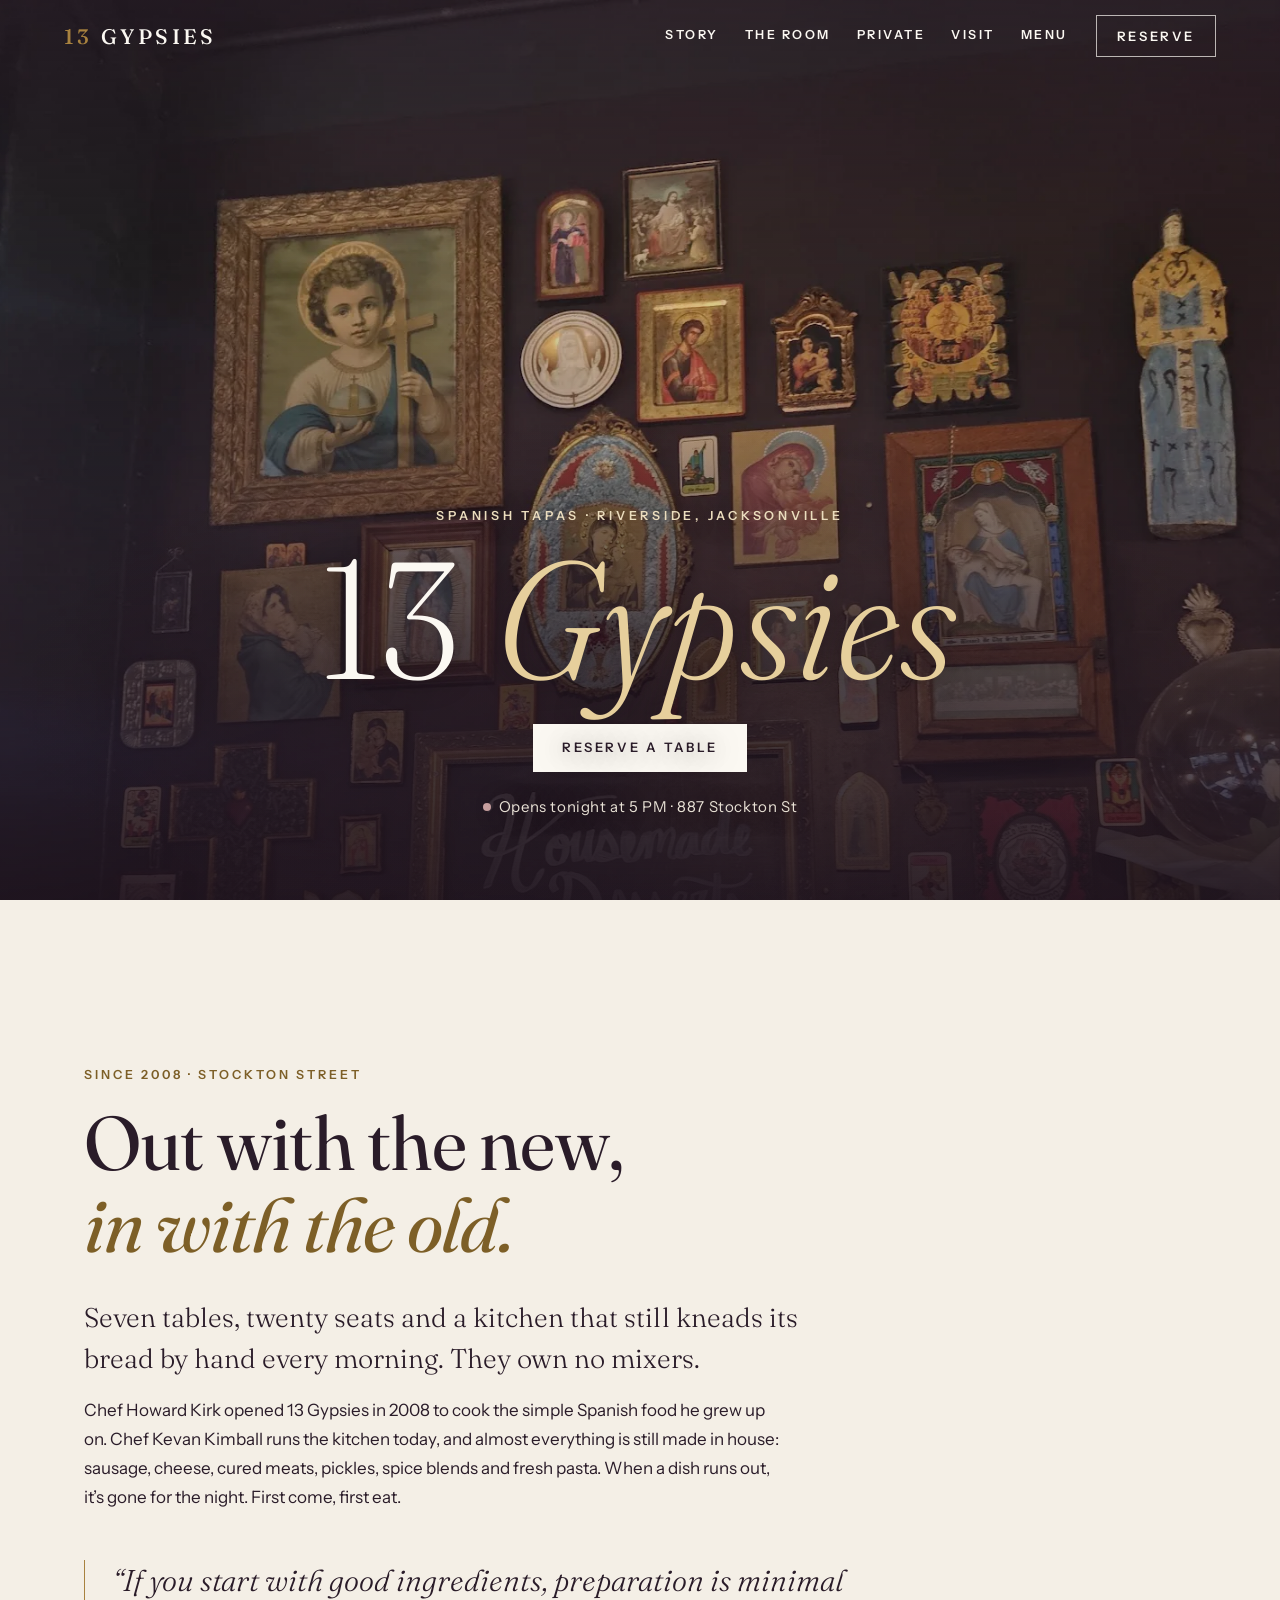
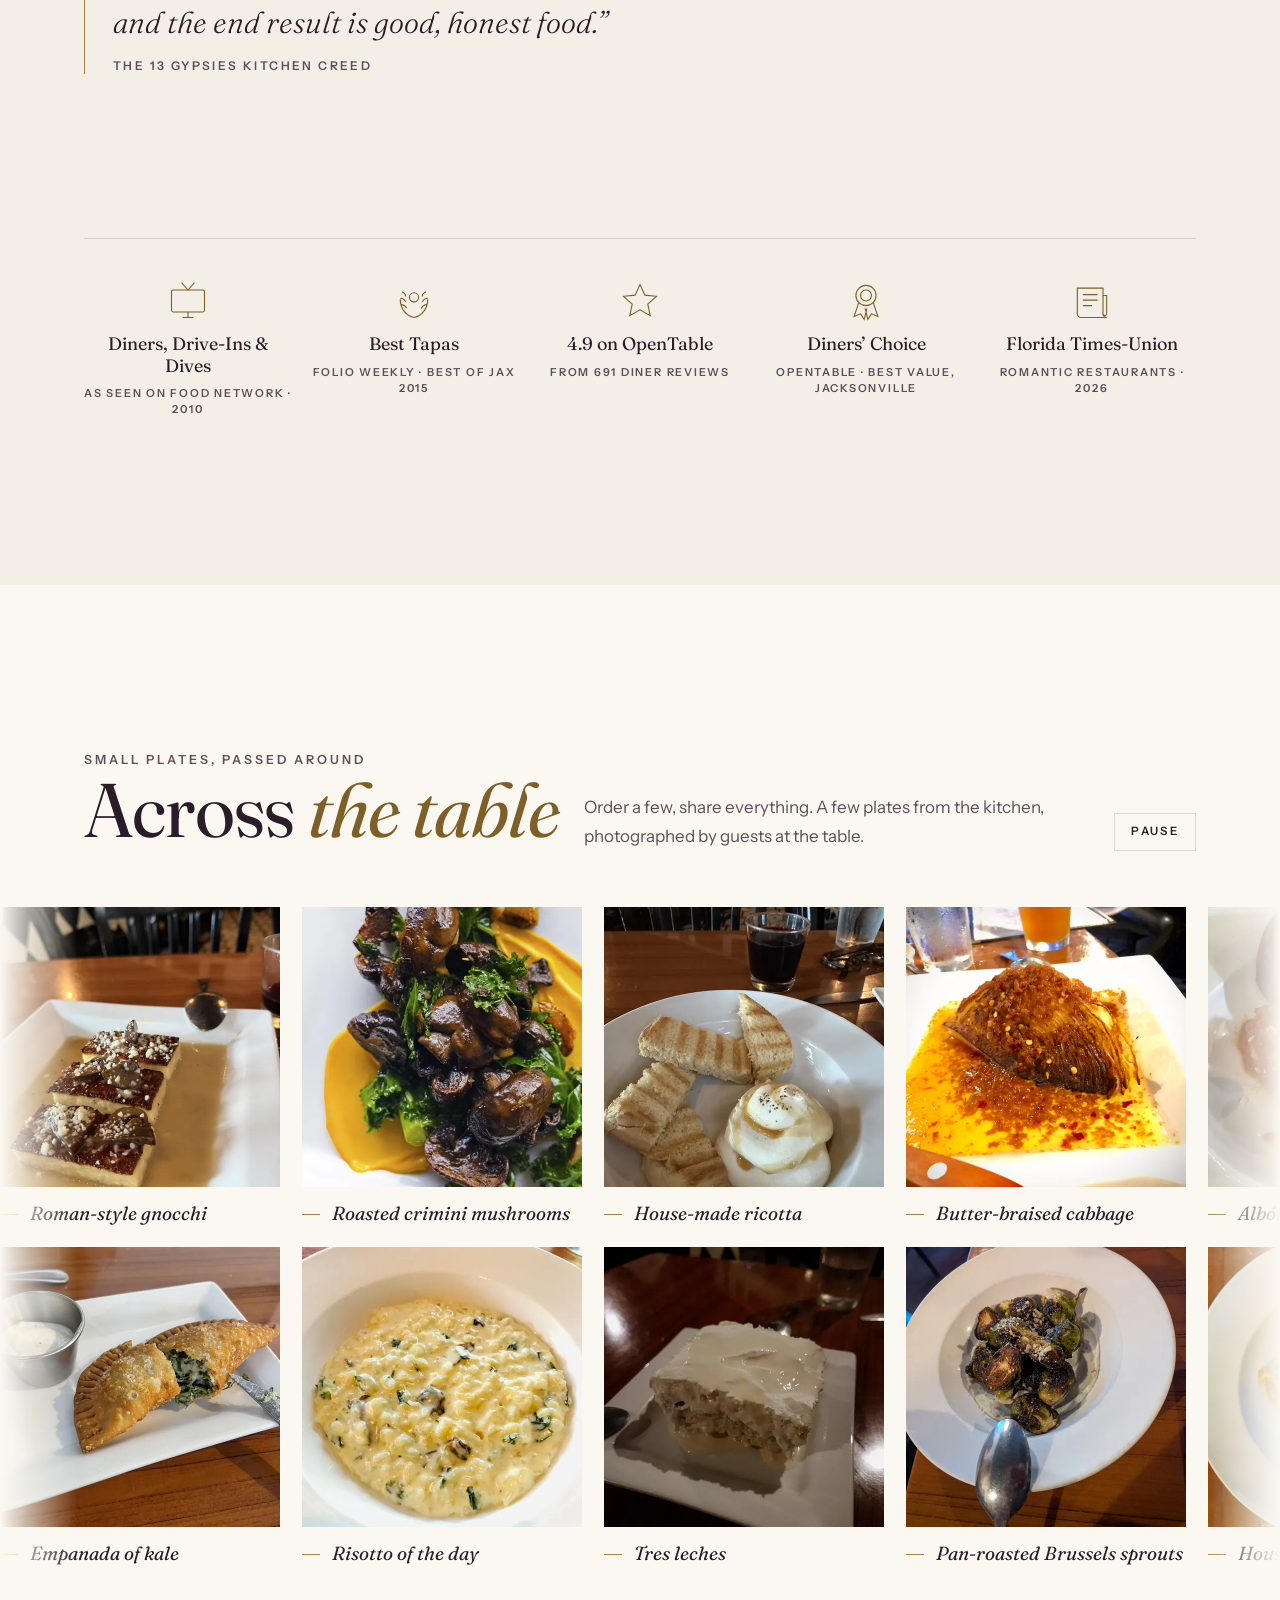
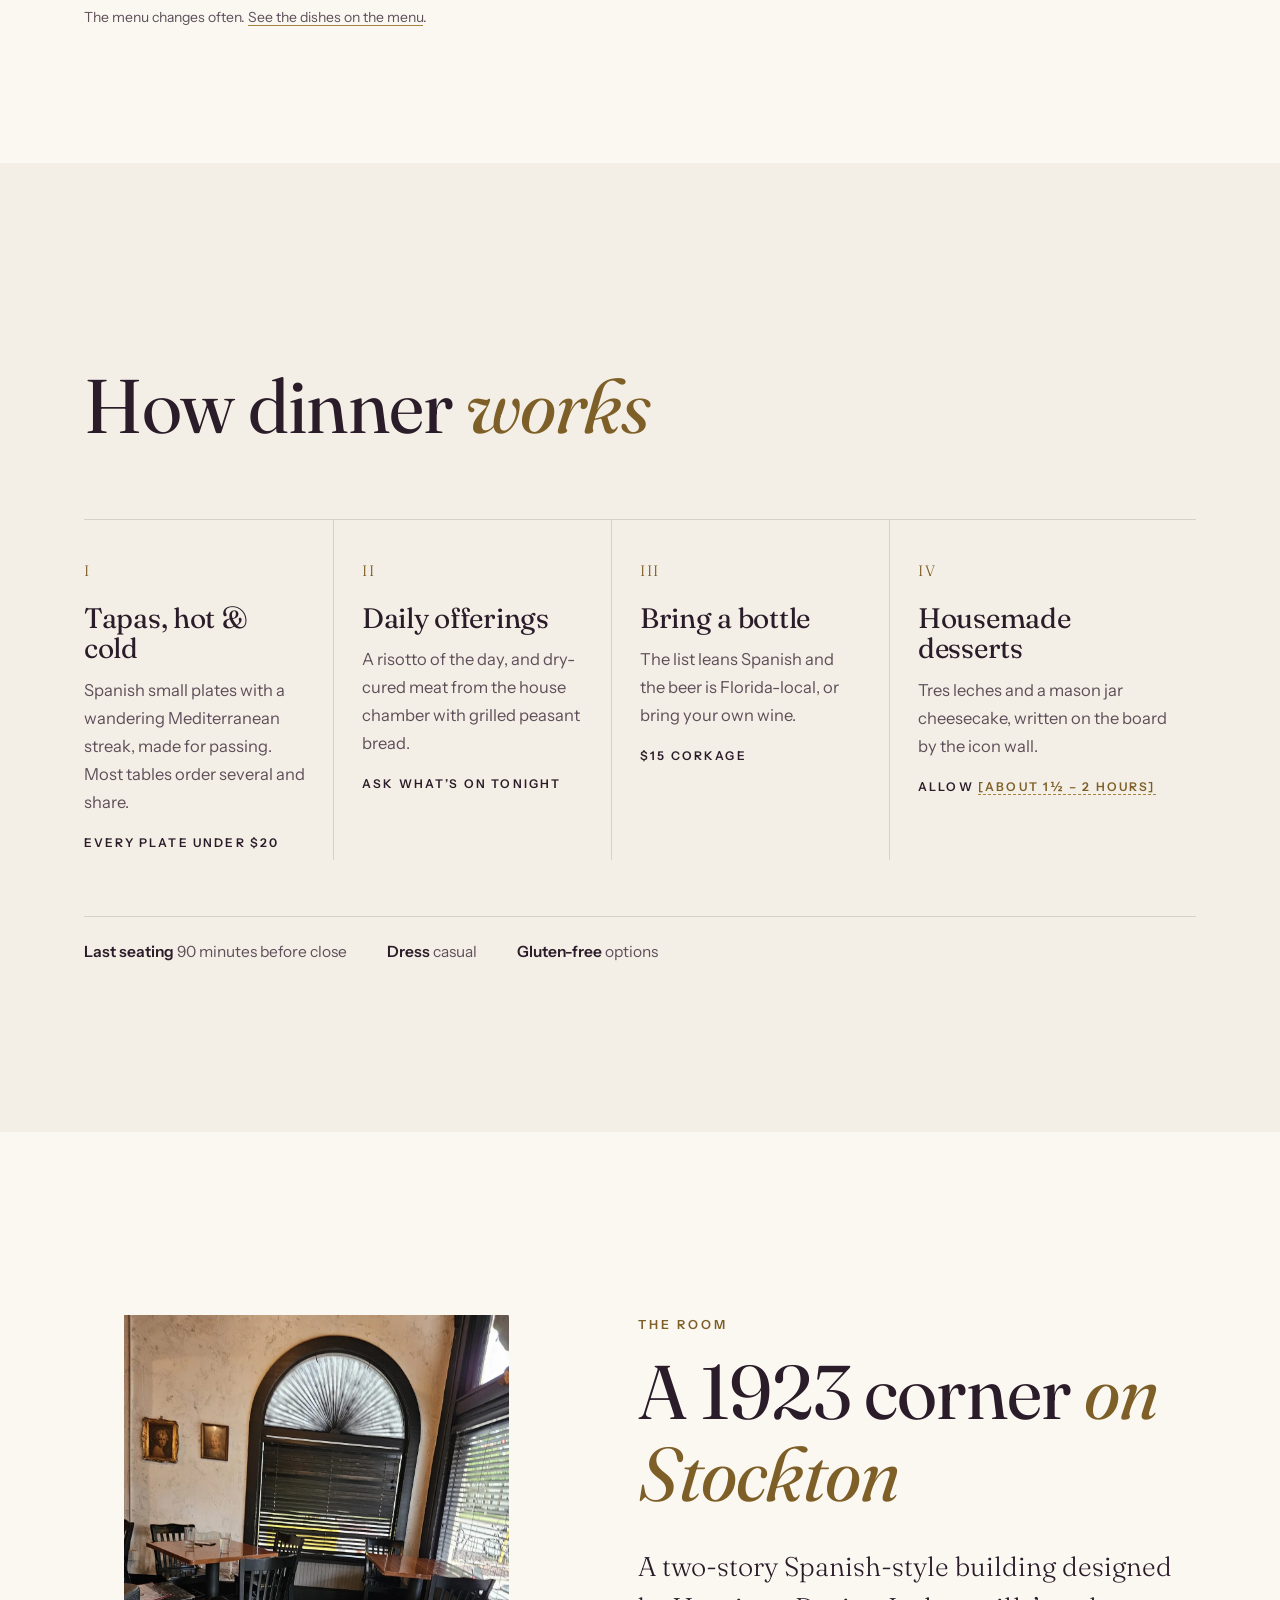
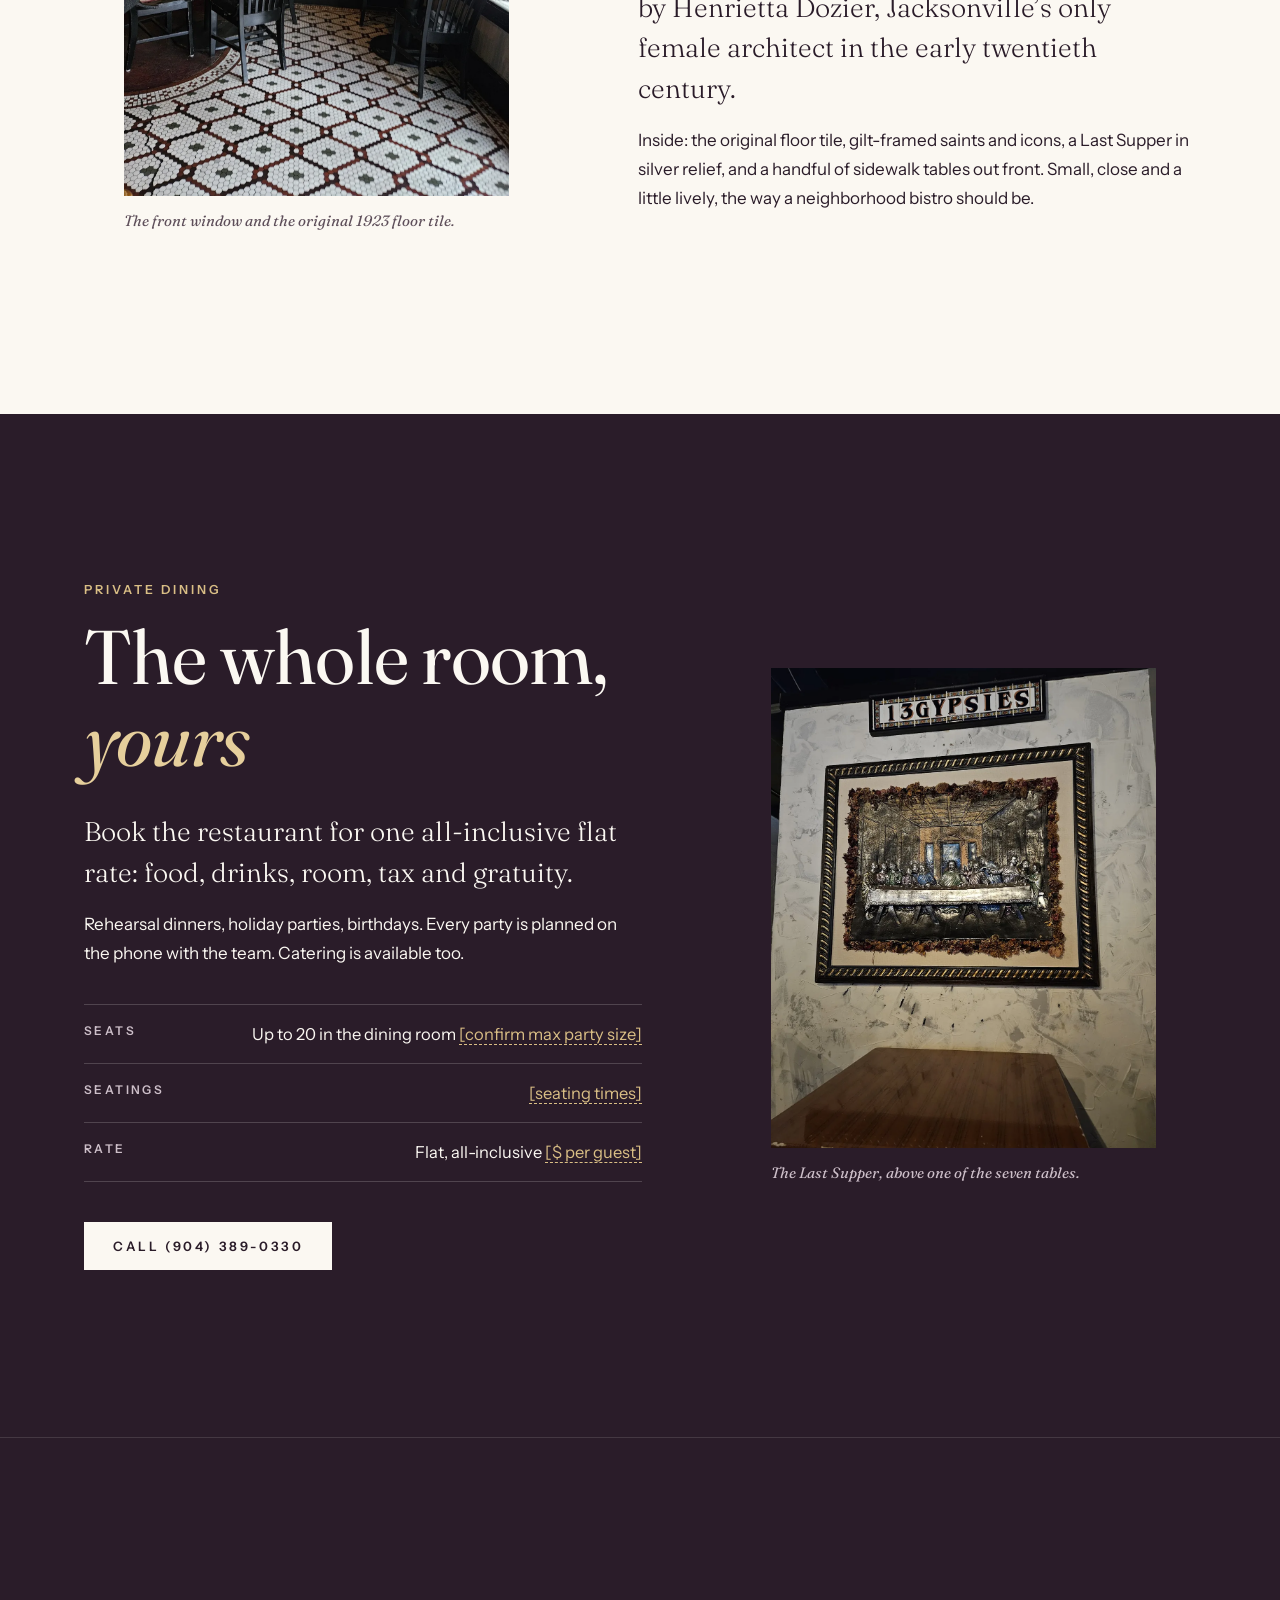
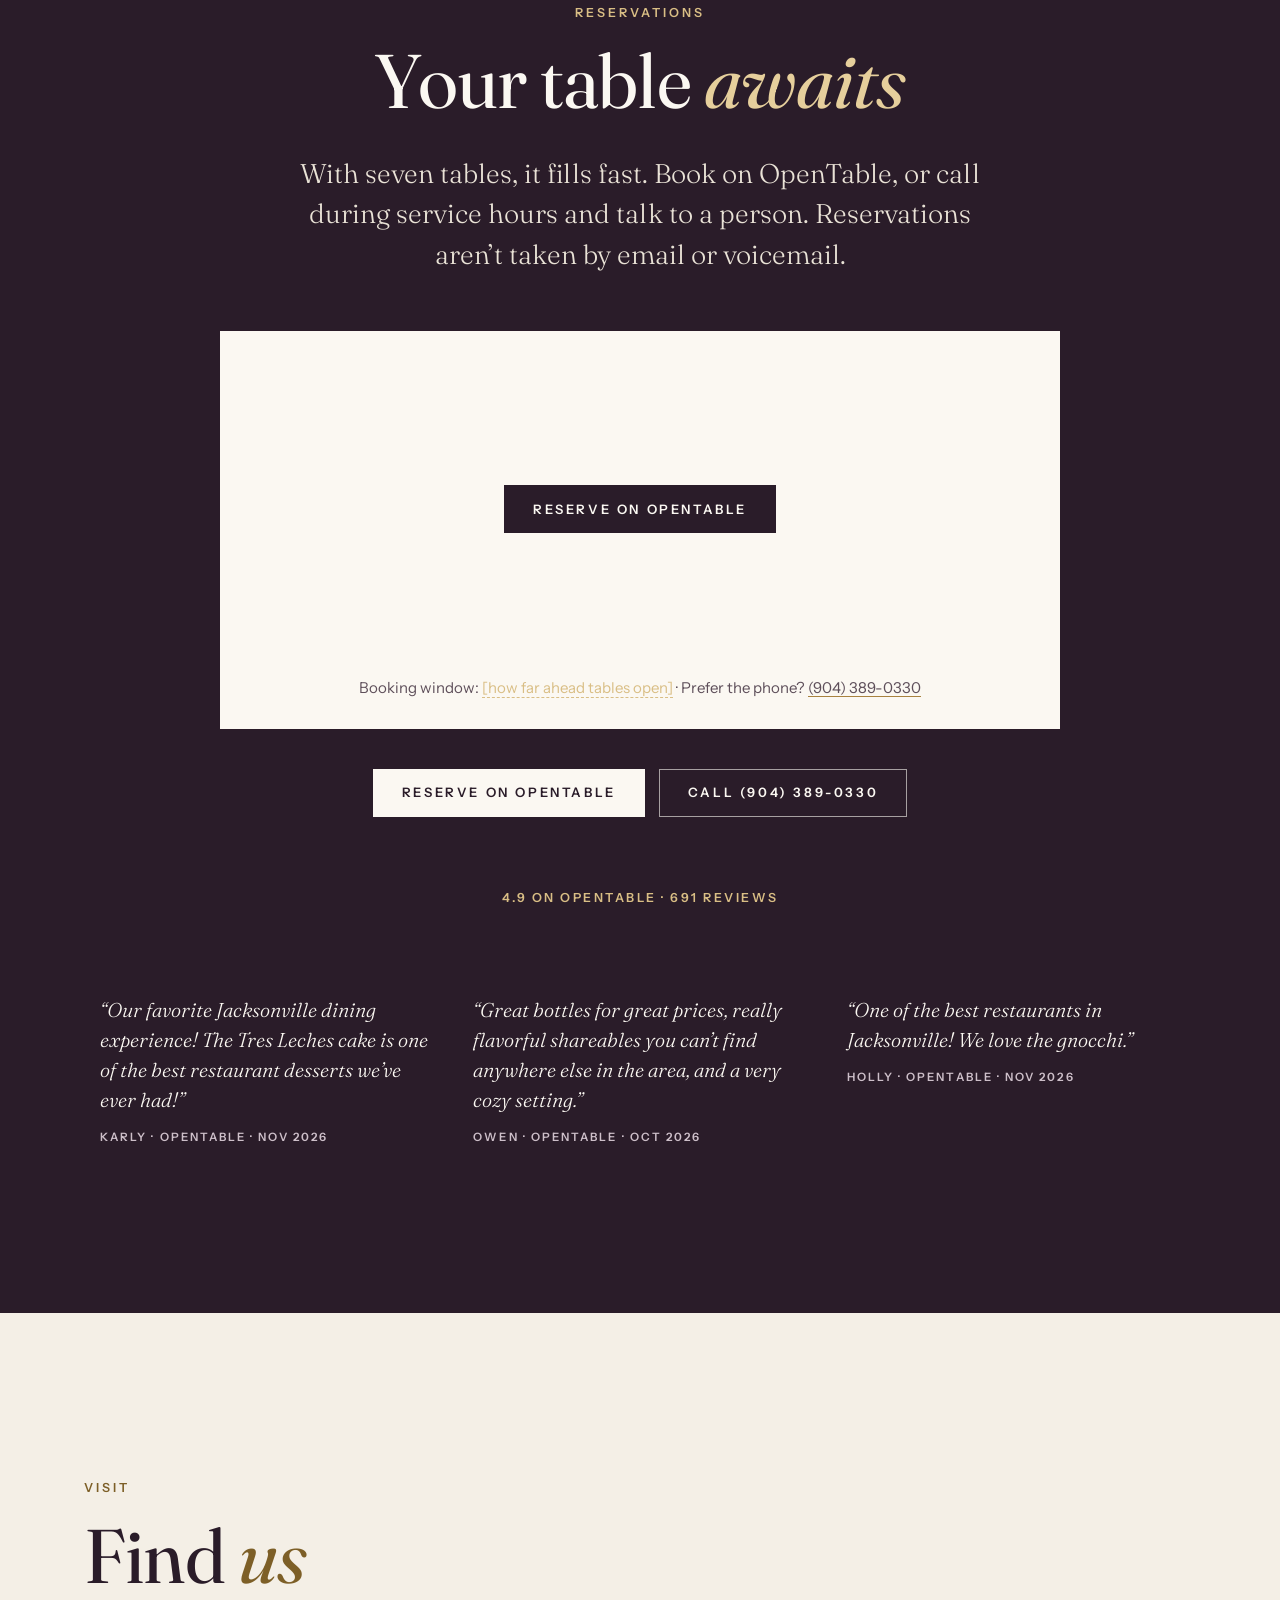
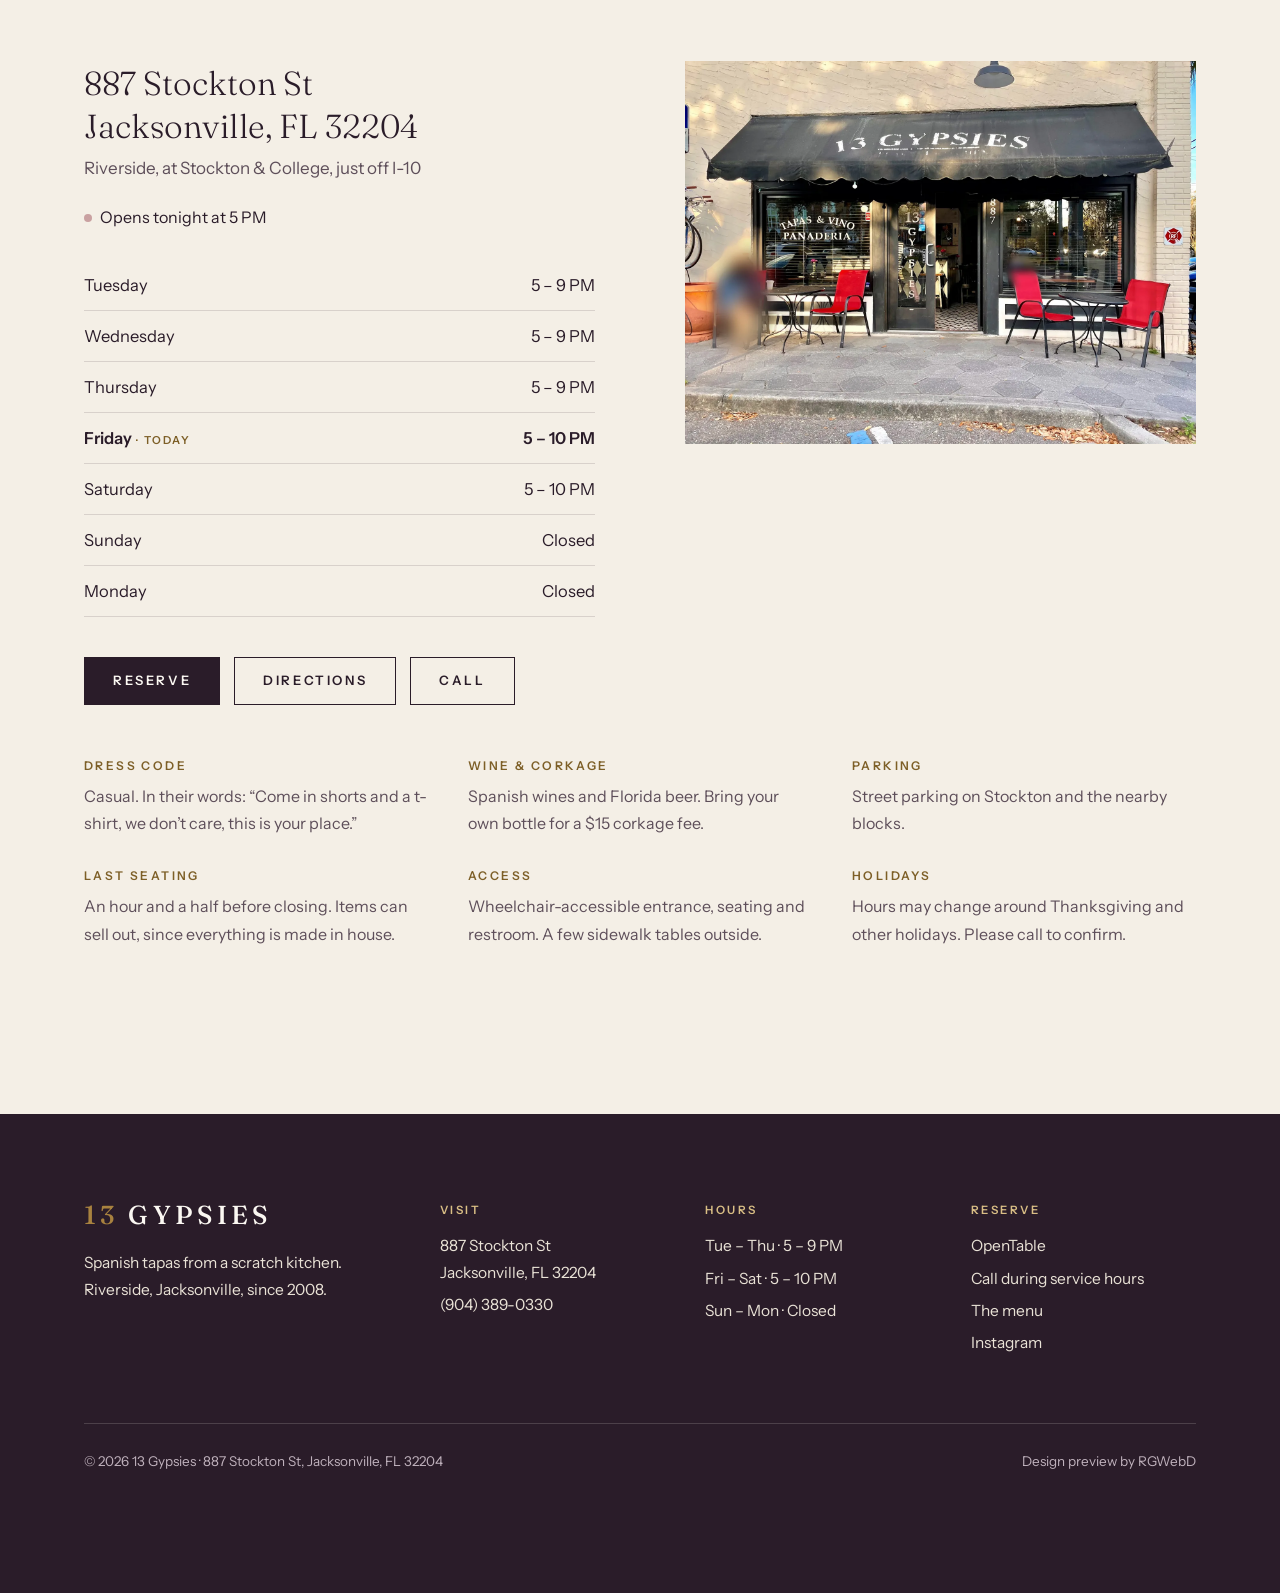
<file: docs/index.html>
<!doctype html><html lang="en"><head><meta charset="utf-8"><meta name="viewport" content="width=device-width,initial-scale=1,viewport-fit=cover">
<title>13 Gypsies · Spanish Tapas in Riverside, Jacksonville FL</title><meta name="description" content="13 Gypsies: seven tables of Spanish tapas from a scratch kitchen at 887 Stockton St, Riverside, Jacksonville. House-made bread, cheese and chorizo since 2008. Reserve on OpenTable."><link rel="canonical" href="https://rgwebd.github.io/13gypsies-v3/">
<meta property="og:type" content="restaurant"><meta property="og:title" content="13 Gypsies · Spanish Tapas in Riverside, Jacksonville FL"><meta property="og:description" content="13 Gypsies: seven tables of Spanish tapas from a scratch kitchen at 887 Stockton St, Riverside, Jacksonville. House-made bread, cheese and chorizo since 2008. Reserve on OpenTable."><meta property="og:url" content="https://rgwebd.github.io/13gypsies-v3/"><meta property="og:image" content="https://rgwebd.github.io/13gypsies-v3/img/og.jpg">
<meta name="twitter:card" content="summary_large_image"><meta name="theme-color" content="#2A1C29">
<link rel="icon" href="favicon.svg" type="image/svg+xml"><link rel="icon" href="favicon-32.png" sizes="32x32"><link rel="apple-touch-icon" href="apple-touch-icon.png">
<link rel="preload" as="image" href="img/hero-icons-tall.webp" media="(max-width:760px)"><link rel="preload" as="image" href="img/hero-icons-wide.webp" media="(min-width:761px)"><link rel="preconnect" href="https://fonts.googleapis.com"><link rel="preconnect" href="https://fonts.gstatic.com" crossorigin><link href="https://fonts.googleapis.com/css2?family=Fraunces:ital,opsz,wght,SOFT@0,9..144,300..600,0..100;1,9..144,300..500,0..100&family=Instrument+Sans:wght@400;600&display=swap" rel="stylesheet"><link rel="stylesheet" href="style.css?v=4"><script type="application/ld+json">{"@context": "https://schema.org", "@type": "Restaurant", "@id": "https://rgwebd.github.io/13gypsies-v3/#restaurant", "name": "13 Gypsies", "url": "https://rgwebd.github.io/13gypsies-v3/", "image": ["https://rgwebd.github.io/13gypsies-v3/img/hero-icons-wide.webp", "https://rgwebd.github.io/13gypsies-v3/img/storefront.webp"], "description": "Intimate Spanish tapas restaurant in Riverside, Jacksonville, open since 2008. Seven tables, a scratch kitchen and house-made bread, cheese, sausage and cured meats, in a 1923 Spanish-style building by Henrietta Dozier.", "telephone": "+19043890330", "servesCuisine": ["Spanish", "Tapas", "Mediterranean"], "address": {"@type": "PostalAddress", "streetAddress": "887 Stockton St", "addressLocality": "Jacksonville", "addressRegion": "FL", "postalCode": "32204", "addressCountry": "US"}, "geo": {"@type": "GeoCoordinates", "latitude": 30.315061, "longitude": -81.6891814}, "hasMap": "https://www.google.com/maps/place/13+Gypsies/@30.315061,-81.6891814,17z/data=!4m6!3m5!1s0x88e5b77e70ce003f:0x64ff0fd11cca072a!8m2!3d30.315061!4d-81.6891814!16s%2Fg%2F1hc1bsvmt", "openingHoursSpecification": [{"@type": "OpeningHoursSpecification", "dayOfWeek": ["Tuesday", "Wednesday", "Thursday"], "opens": "17:00", "closes": "21:00"}, {"@type": "OpeningHoursSpecification", "dayOfWeek": ["Friday", "Saturday"], "opens": "17:00", "closes": "22:00"}], "acceptsReservations": true, "potentialAction": {"@type": "ReserveAction", "target": {"@type": "EntryPoint", "urlTemplate": "https://www.opentable.com/r/13-gypsies-jacksonville"}, "result": {"@type": "FoodEstablishmentReservation", "name": "Table at 13 Gypsies"}}, "hasMenu": "https://rgwebd.github.io/13gypsies-v3/menu.html", "aggregateRating": {"@type": "AggregateRating", "ratingValue": 4.5, "reviewCount": 462, "bestRating": 5}, "founder": {"@type": "Person", "name": "Howard Kirk"}, "employee": {"@type": "Person", "name": "Kevan Kimball", "jobTitle": "Chef"}, "foundingDate": "2008", "paymentAccepted": "American Express, Discover, Mastercard, Visa", "sameAs": ["https://www.google.com/maps/place/13+Gypsies/@30.315061,-81.6891814,17z/data=!4m6!3m5!1s0x88e5b77e70ce003f:0x64ff0fd11cca072a!8m2!3d30.315061!4d-81.6891814!16s%2Fg%2F1hc1bsvmt", "https://www.opentable.com/r/13-gypsies-jacksonville", "https://www.instagram.com/13gypsies/", "https://www.facebook.com/121461971272353", "https://www.visitjacksonville.com/directory/13-gypsies/"]}</script></head><body><a class="skip" href="#main">Skip to content</a>
<header class="hdr"><div class="wrap"><a class="mark" href="#top" aria-label="13 Gypsies, home"><b>13</b> Gypsies</a>
<nav class="nav" aria-label="Main"><a class="n-story" href="#story">Story</a><a class="n-room" href="#room">The Room</a><a class="n-private" href="#private">Private</a><a class="n-visit" href="#visit">Visit</a><a class="n-menu" href="menu.html">Menu</a></nav>
<a class="btn" href="https://www.opentable.com/r/13-gypsies-jacksonville" target="_blank" rel="noopener">Reserve</a></div></header><main id="main">
<section class="hero" id="top" aria-label="Welcome">
<picture><source media="(max-width:760px)" srcset="img/hero-icons-tall.webp"><img src="img/hero-icons-wide.webp" alt="The 13 Gypsies dining room wall: gilt-framed saints and icons around the chalkboard of house-made desserts" width="1500" height="1000" fetchpriority="high"></picture>
<div class="hero-in">
<h1>Spanish tapas · Riverside, Jacksonville</h1>
<p class="word" aria-label="13 Gypsies">13 <i>Gypsies</i></p>
<a class="btn light" href="https://www.opentable.com/r/13-gypsies-jacksonville" target="_blank" rel="noopener">Reserve a table</a>
<p class="meta"><span data-status>Tue – Sat from 5 PM</span> · 887 Stockton St</p>
</div></section>

<section class="sec story" id="story" aria-labelledby="story-h"><div class="wrap">
<div class="narrow">
<p class="eyebrow rv">Since 2008 · Stockton Street</p>
<h2 id="story-h" class="rv">Out with the new,<br><i>in with the old.</i></h2>
<p class="lede rv">Seven tables, twenty seats and a kitchen that still kneads its bread by hand every morning. They own no mixers.</p>
<p class="rv">Chef Howard Kirk opened 13 Gypsies in 2008 to cook the simple Spanish food he grew up on. Chef Kevan Kimball runs the kitchen today, and almost everything is still made in house: sausage, cheese, cured meats, pickles, spice blends and fresh pasta. When a dish runs out, it’s gone for the night. First come, first eat.</p>
<blockquote class="quote rv"><p>“If you start with good ingredients, preparation is minimal and the end result is good, honest food.”</p><cite>The 13 Gypsies kitchen creed</cite></blockquote>
<ul class="facts rv"><li>7 tables</li><li>20 seats</li><li>Built 1923</li><li>Bread by hand, daily</li></ul>
</div>
<ul class="creds rv" aria-label="Recognition"><li class="cred"><svg viewBox="0 0 48 48" aria-hidden="true"><rect x="6" y="12" width="36" height="24" rx="2"/><path d="M18 42h12M24 36v6M17 4l7 8 7-8"/></svg><b>Diners, Drive-Ins &amp; Dives</b><span>As seen on Food Network · 2010</span></li><li class="cred"><svg viewBox="0 0 48 48" aria-hidden="true"><path d="M24 42c-9-2-15-10-15-20M24 42c9-2 15-10 15-20"/><path d="M10 28c3 0 5 2 6 4M9 21c3 0 5 2 6 4M11 14c2 1 4 3 4 5M38 28c-3 0-5 2-6 4M39 21c-3 0-5 2-6 4M37 14c-2 1-4 3-4 5"/><circle cx="24" cy="20" r="5"/></svg><b>Best Tapas</b><span>Folio Weekly · Best of Jax 2015</span></li><li class="cred"><svg viewBox="0 0 48 48" aria-hidden="true"><path d="M24 6l5.3 11.6 12.7 1.3-9.5 8.6 2.7 12.5L24 33.6l-11.2 6.4 2.7-12.5L6 18.9l12.7-1.3z"/></svg><b>4.9 on OpenTable</b><span>From 691 diner reviews</span></li><li class="cred"><svg viewBox="0 0 48 48" aria-hidden="true"><circle cx="24" cy="18" r="11"/><circle cx="24" cy="18" r="6"/><path d="M16 26l-5 15 7-3 4 6 3-12M32 26l5 15-7-3-4 6-3-12"/></svg><b>Diners’ Choice</b><span>OpenTable · Best Value, Jacksonville</span></li><li class="cred"><svg viewBox="0 0 48 48" aria-hidden="true"><path d="M8 10h28v28a4 4 0 0 0 4 4H12a4 4 0 0 1-4-4z"/><path d="M36 18h4v20a2 2 0 0 1-4 0M14 17h16M14 23h16M14 29h10"/></svg><b>Florida Times-Union</b><span>Romantic restaurants · 2026</span></li></ul>
</div></section>

<section class="mq-sec" aria-labelledby="mq-h"><div class="wrap">
<div class="mq-head"><div><p class="eyebrow">Small plates, passed around</p><h2 id="mq-h">Across <i>the table</i></h2></div>
<p>Order a few, share everything. A few plates from the kitchen, photographed by guests at the table.</p>
<button class="mq-toggle" type="button" aria-pressed="false">Pause</button></div></div>
<div class="mq-wrap"><div class="mq"><ul class="mq-track"><li><figure class="tile"><div class="ph"><img src="img/dish-gnocchi.webp" alt="Roman-style gnocchi: flat squares under beef and mushroom stock and pecorino" width="560" height="560" loading="lazy" decoding="async"></div><figcaption>Roman-style gnocchi</figcaption></figure></li><li><figure class="tile"><div class="ph"><img src="img/dish-mushrooms.webp" alt="Roasted crimini mushrooms with saffron aioli and sautéed kale" width="560" height="560" loading="lazy" decoding="async"></div><figcaption>Roasted crimini mushrooms</figcaption></figure></li><li><figure class="tile"><div class="ph"><img src="img/dish-ricotta.webp" alt="House-made ricotta with grilled peasant bread" width="560" height="560" loading="lazy" decoding="async"></div><figcaption>House-made ricotta</figcaption></figure></li><li><figure class="tile"><div class="ph"><img src="img/dish-cabbage.webp" alt="Butter-braised cabbage with brown butter and house kimchi paste" width="560" height="560" loading="lazy" decoding="async"></div><figcaption>Butter-braised cabbage</figcaption></figure></li><li><figure class="tile"><div class="ph"><img src="img/dish-albondigas.webp" alt="Albóndigas, pork and beef meatballs in house red sauce, with house bread" width="560" height="560" loading="lazy" decoding="async"></div><figcaption>Albóndigas</figcaption></figure></li><li><figure class="tile"><div class="ph"><img src="img/dish-mongolian-beef.webp" alt="Mongolian beef skewers with honey-soy dipping sauce" width="560" height="560" loading="lazy" decoding="async"></div><figcaption>Mongolian beef skewers</figcaption></figure></li><li><figure class="tile"><div class="ph"><img src="img/dish-chamber.webp" alt="House dry-cured meat from the chamber with peasant bread" width="560" height="560" loading="lazy" decoding="async"></div><figcaption>From the Chamber</figcaption></figure></li><li aria-hidden="true"><figure class="tile"><div class="ph"><img src="img/dish-gnocchi.webp" alt="" width="560" height="560" loading="lazy" decoding="async"></div><figcaption>Roman-style gnocchi</figcaption></figure></li><li aria-hidden="true"><figure class="tile"><div class="ph"><img src="img/dish-mushrooms.webp" alt="" width="560" height="560" loading="lazy" decoding="async"></div><figcaption>Roasted crimini mushrooms</figcaption></figure></li><li aria-hidden="true"><figure class="tile"><div class="ph"><img src="img/dish-ricotta.webp" alt="" width="560" height="560" loading="lazy" decoding="async"></div><figcaption>House-made ricotta</figcaption></figure></li><li aria-hidden="true"><figure class="tile"><div class="ph"><img src="img/dish-cabbage.webp" alt="" width="560" height="560" loading="lazy" decoding="async"></div><figcaption>Butter-braised cabbage</figcaption></figure></li><li aria-hidden="true"><figure class="tile"><div class="ph"><img src="img/dish-albondigas.webp" alt="" width="560" height="560" loading="lazy" decoding="async"></div><figcaption>Albóndigas</figcaption></figure></li><li aria-hidden="true"><figure class="tile"><div class="ph"><img src="img/dish-mongolian-beef.webp" alt="" width="560" height="560" loading="lazy" decoding="async"></div><figcaption>Mongolian beef skewers</figcaption></figure></li><li aria-hidden="true"><figure class="tile"><div class="ph"><img src="img/dish-chamber.webp" alt="" width="560" height="560" loading="lazy" decoding="async"></div><figcaption>From the Chamber</figcaption></figure></li></ul></div><div class="mq rev"><ul class="mq-track"><li><figure class="tile"><div class="ph"><img src="img/dish-empanada.webp" alt="Empanada of kale with dill buttermilk dressing" width="560" height="560" loading="lazy" decoding="async"></div><figcaption>Empanada of kale</figcaption></figure></li><li><figure class="tile"><div class="ph"><img src="img/dish-risotto.webp" alt="A bowl of the daily risotto" width="560" height="560" loading="lazy" decoding="async"></div><figcaption>Risotto of the day</figcaption></figure></li><li><figure class="tile"><div class="ph"><img src="img/dish-tres-leches.webp" alt="A slice of house-made tres leches cake" width="560" height="560" loading="lazy" decoding="async"></div><figcaption>Tres leches</figcaption></figure></li><li><figure class="tile"><div class="ph"><img src="img/dish-brussels.webp" alt="Pan-roasted Brussels sprouts" width="560" height="560" loading="lazy" decoding="async"></div><figcaption>Pan-roasted Brussels sprouts</figcaption></figure></li><li><figure class="tile"><div class="ph"><img src="img/dish-pasta.webp" alt="House-made filled pasta" width="560" height="560" loading="lazy" decoding="async"></div><figcaption>House-made pasta</figcaption></figure></li><li><figure class="tile"><div class="ph"><img src="img/dish-cheesecake.webp" alt="Mason jar cheesecake topped with berries" width="560" height="560" loading="lazy" decoding="async"></div><figcaption>Mason jar cheesecake</figcaption></figure></li><li aria-hidden="true"><figure class="tile"><div class="ph"><img src="img/dish-empanada.webp" alt="" width="560" height="560" loading="lazy" decoding="async"></div><figcaption>Empanada of kale</figcaption></figure></li><li aria-hidden="true"><figure class="tile"><div class="ph"><img src="img/dish-risotto.webp" alt="" width="560" height="560" loading="lazy" decoding="async"></div><figcaption>Risotto of the day</figcaption></figure></li><li aria-hidden="true"><figure class="tile"><div class="ph"><img src="img/dish-tres-leches.webp" alt="" width="560" height="560" loading="lazy" decoding="async"></div><figcaption>Tres leches</figcaption></figure></li><li aria-hidden="true"><figure class="tile"><div class="ph"><img src="img/dish-brussels.webp" alt="" width="560" height="560" loading="lazy" decoding="async"></div><figcaption>Pan-roasted Brussels sprouts</figcaption></figure></li><li aria-hidden="true"><figure class="tile"><div class="ph"><img src="img/dish-pasta.webp" alt="" width="560" height="560" loading="lazy" decoding="async"></div><figcaption>House-made pasta</figcaption></figure></li><li aria-hidden="true"><figure class="tile"><div class="ph"><img src="img/dish-cheesecake.webp" alt="" width="560" height="560" loading="lazy" decoding="async"></div><figcaption>Mason jar cheesecake</figcaption></figure></li></ul></div></div>
<div class="wrap"><p class="mq-note">The menu changes often. <a href="menu.html">See the dishes on the menu</a>.</p></div>
</section>

<section class="sec" id="dine" aria-labelledby="dine-h"><div class="wrap">
<p class="eyebrow rv">The evening</p>
<h2 id="dine-h" class="rv">How dinner <i>works</i></h2>
<div class="formats">
<div class="fmt rv"><span class="n">I</span><h3>Tapas, hot &amp; cold</h3><p>Spanish small plates with a wandering Mediterranean streak, made for passing. Most tables order several and share.</p><span class="price">Every plate under $20</span></div>
<div class="fmt rv"><span class="n">II</span><h3>Daily offerings</h3><p>A risotto of the day, and dry-cured meat from the house chamber with grilled peasant bread.</p><span class="price">Ask what’s on tonight</span></div>
<div class="fmt rv"><span class="n">III</span><h3>Bring a bottle</h3><p>The list leans Spanish and the beer is Florida-local, or bring your own wine.</p><span class="price">$15 corkage</span></div>
<div class="fmt rv"><span class="n">IV</span><h3>Housemade desserts</h3><p>Tres leches and a mason jar cheesecake, written on the board by the icon wall.</p><span class="price">Allow <em class="tbc">[about 1½ – 2 hours]</em></span></div>
</div>
<p class="notes-line rv"><span><strong>Last seating</strong> 90 minutes before close</span><span><strong>Dress</strong> casual</span><span><strong>Gluten-free</strong> options</span></p>
</div></section>

<section class="sec paper" id="room" aria-labelledby="room-h"><div class="wrap split">
<figure class="ph rv"><img src="img/room-arched-window.webp" alt="Tables by the arched front window over the original black-and-white mosaic tile floor" width="1200" height="1600" loading="lazy" decoding="async"><figcaption>The front window and the original 1923 floor tile.</figcaption></figure>
<div>
<p class="eyebrow rv">The room</p>
<h2 id="room-h" class="rv">A 1923 corner <i>on Stockton</i></h2>
<p class="lede rv">A two-story Spanish-style building designed by Henrietta Dozier, Jacksonville’s only female architect in the early twentieth century.</p>
<p class="rv">Inside: the original floor tile, gilt-framed saints and icons, a Last Supper in silver relief, and a handful of sidewalk tables out front. Small, close and a little lively, the way a neighborhood bistro should be.</p>
</div></div></section>

<section class="sec dark" id="private" aria-labelledby="private-h"><div class="wrap split flip">
<figure class="ph rv"><img src="img/private-last-supper.webp" alt="A silver-relief Last Supper in a gilt frame beneath a tiled 13 Gypsies sign, above a wooden table" width="1100" height="1467" loading="lazy" decoding="async"><figcaption>The Last Supper, above one of the seven tables.</figcaption></figure>
<div>
<p class="eyebrow rv">Private dining</p>
<h2 id="private-h" class="rv">The whole room, <i>yours</i></h2>
<p class="lede rv">Book the restaurant for one all-inclusive flat rate: food, drinks, room, tax and gratuity.</p>
<p class="rv">Rehearsal dinners, holiday parties, birthdays. Every party is planned on the phone with the team. Catering is available too.</p>
<ul class="kv rv">
<li><span>Seats</span><span>Up to 20 in the dining room <em class="tbc">[confirm max party size]</em></span></li>
<li><span>Seatings</span><span><em class="tbc">[seating times]</em></span></li>
<li><span>Rate</span><span>Flat, all-inclusive <em class="tbc">[$ per guest]</em></span></li>
</ul>
<div class="ctas rv"><a class="btn light" href="tel:+19043890330">Call (904) 389-0330</a></div>
</div></div></section>

<section class="sec dark reserve" id="reserve" aria-labelledby="reserve-h" style="border-top:1px solid rgba(251,248,242,.12)"><div class="wrap">
<p class="eyebrow rv">Reservations</p>
<h2 id="reserve-h" class="rv">Your table <i>awaits</i></h2>
<p class="lede rv">With seven tables, it fills fast. Book on OpenTable, or call during service hours and talk to a person. Reservations aren’t taken by email or voicemail.</p>
<div class="ot-box rv"><div class="ot-frame" data-ot="283390"><a class="btn" href="https://www.opentable.com/r/13-gypsies-jacksonville" target="_blank" rel="noopener">Reserve on OpenTable</a></div>
<p class="ot-fallback">Booking window: <em class="tbc">[how far ahead tables open]</em> · Prefer the phone? <a href="tel:+19043890330">(904) 389-0330</a></p></div>
<div class="ctas rv"><a class="btn light" href="https://www.opentable.com/r/13-gypsies-jacksonville" target="_blank" rel="noopener">Reserve on OpenTable</a><a class="btn line-light" href="tel:+19043890330">Call (904) 389-0330</a></div>
<p class="rating-line rv">4.9 on OpenTable · 691 reviews</p>
<ul class="reviews">
<li class="rv"><blockquote><p>“Our favorite Jacksonville dining experience! The Tres Leches cake is one of the best restaurant desserts we’ve ever had!”</p><cite>Karly · OpenTable · Nov 2026</cite></blockquote></li>
<li class="rv"><blockquote><p>“Great bottles for great prices, really flavorful shareables you can’t find anywhere else in the area, and a very cozy setting.”</p><cite>Owen · OpenTable · Oct 2026</cite></blockquote></li>
<li class="rv"><blockquote><p>“One of the best restaurants in Jacksonville! We love the gnocchi.”</p><cite>Holly · OpenTable · Nov 2026</cite></blockquote></li>
</ul>
</div></section>

<section class="sec" id="visit" aria-labelledby="visit-h"><div class="wrap">
<p class="eyebrow rv">Visit</p>
<h2 id="visit-h" class="rv">Find <i>us</i></h2>
<div class="visit-grid">
<div class="rv">
<p class="addr">887 Stockton St<br>Jacksonville, FL 32204</p>
<p style="margin:0;color:var(--muted)">Riverside, at Stockton &amp; College, just off I-10</p>
<p class="status" data-status>Tue – Sat from 5 PM</p>
<table class="hours"><caption class="sr">Opening hours</caption><tr data-dow="2"><th scope="row">Tuesday</th><td>5 – 9 PM</td></tr><tr data-dow="3"><th scope="row">Wednesday</th><td>5 – 9 PM</td></tr><tr data-dow="4"><th scope="row">Thursday</th><td>5 – 9 PM</td></tr><tr data-dow="5"><th scope="row">Friday</th><td>5 – 10 PM</td></tr><tr data-dow="6"><th scope="row">Saturday</th><td>5 – 10 PM</td></tr><tr data-dow="0"><th scope="row">Sunday</th><td>Closed</td></tr><tr data-dow="1"><th scope="row">Monday</th><td>Closed</td></tr></table>
<div class="ctas"><a class="btn" href="https://www.opentable.com/r/13-gypsies-jacksonville" target="_blank" rel="noopener">Reserve</a><a class="btn ghost" href="https://www.google.com/maps/place/13+Gypsies/@30.315061,-81.6891814,17z/data=!4m6!3m5!1s0x88e5b77e70ce003f:0x64ff0fd11cca072a!8m2!3d30.315061!4d-81.6891814!16s%2Fg%2F1hc1bsvmt" target="_blank" rel="noopener">Directions</a><a class="btn ghost" href="tel:+19043890330">Call</a></div>
</div>
<figure class="ph rv" style="margin:0"><img src="img/storefront.webp" alt="The 13 Gypsies storefront: black awning, Tapas &amp; Vino Panaderia lettering and red sidewalk chairs" width="1600" height="1200" loading="lazy" decoding="async"></figure>
</div>
<ul class="pol">
<li class="rv"><h3>Dress code</h3><p>Casual. In their words: “Come in shorts and a t-shirt, we don’t care, this is your place.”</p></li>
<li class="rv"><h3>Wine &amp; corkage</h3><p>Spanish wines and Florida beer. Bring your own bottle for a $15 corkage fee.</p></li>
<li class="rv"><h3>Parking</h3><p>Street parking on Stockton and the nearby blocks.</p></li>
<li class="rv"><h3>Last seating</h3><p>An hour and a half before closing. Items can sell out, since everything is made in house.</p></li>
<li class="rv"><h3>Access</h3><p>Wheelchair-accessible entrance, seating and restroom. A few sidewalk tables outside.</p></li>
<li class="rv"><h3>Holidays</h3><p>Hours may change around Thanksgiving and other holidays. Please call to confirm.</p></li>
</ul>
</div></section>
</main><footer class="ftr"><div class="wrap">
<div><a class="mark" href="#top"><b>13</b> Gypsies</a><p style="margin-top:18px">Spanish tapas from a scratch kitchen.<br>Riverside, Jacksonville, since 2008.</p></div>
<div><h3>Visit</h3><p><a href="https://www.google.com/maps/place/13+Gypsies/@30.315061,-81.6891814,17z/data=!4m6!3m5!1s0x88e5b77e70ce003f:0x64ff0fd11cca072a!8m2!3d30.315061!4d-81.6891814!16s%2Fg%2F1hc1bsvmt" target="_blank" rel="noopener">887 Stockton St<br>Jacksonville, FL 32204</a></p><p><a href="tel:+19043890330">(904) 389-0330</a></p></div>
<div><h3>Hours</h3><p>Tue – Thu · 5 – 9 PM</p><p>Fri – Sat · 5 – 10 PM</p><p>Sun – Mon · Closed</p></div>
<div><h3>Reserve</h3><p><a href="https://www.opentable.com/r/13-gypsies-jacksonville" target="_blank" rel="noopener">OpenTable</a></p><p><a href="tel:+19043890330">Call during service hours</a></p><p><a href="menu.html">The menu</a></p><p><a href="https://www.instagram.com/13gypsies/" target="_blank" rel="noopener">Instagram</a></p></div>
<div class="small"><span>© <span data-year>2026</span> 13 Gypsies · 887 Stockton St, Jacksonville, FL 32204</span><span>Design preview by RGWebD</span></div>
</div></footer>
<nav class="mbar" aria-label="Quick actions"><a href="https://www.opentable.com/r/13-gypsies-jacksonville" target="_blank" rel="noopener">Reserve</a><a href="tel:+19043890330">Call</a><a href="menu.html">Menu</a></nav>
<script>window.__HOURS={"0": null, "1": null, "2": [1020, 1260], "3": [1020, 1260], "4": [1020, 1260], "5": [1020, 1320], "6": [1020, 1320]};window.__HOL={"2026-11-26": "Thanksgiving", "2026-11-27": "Black Friday"};</script><script src="main.js?v=4" defer></script></body></html>
</file>
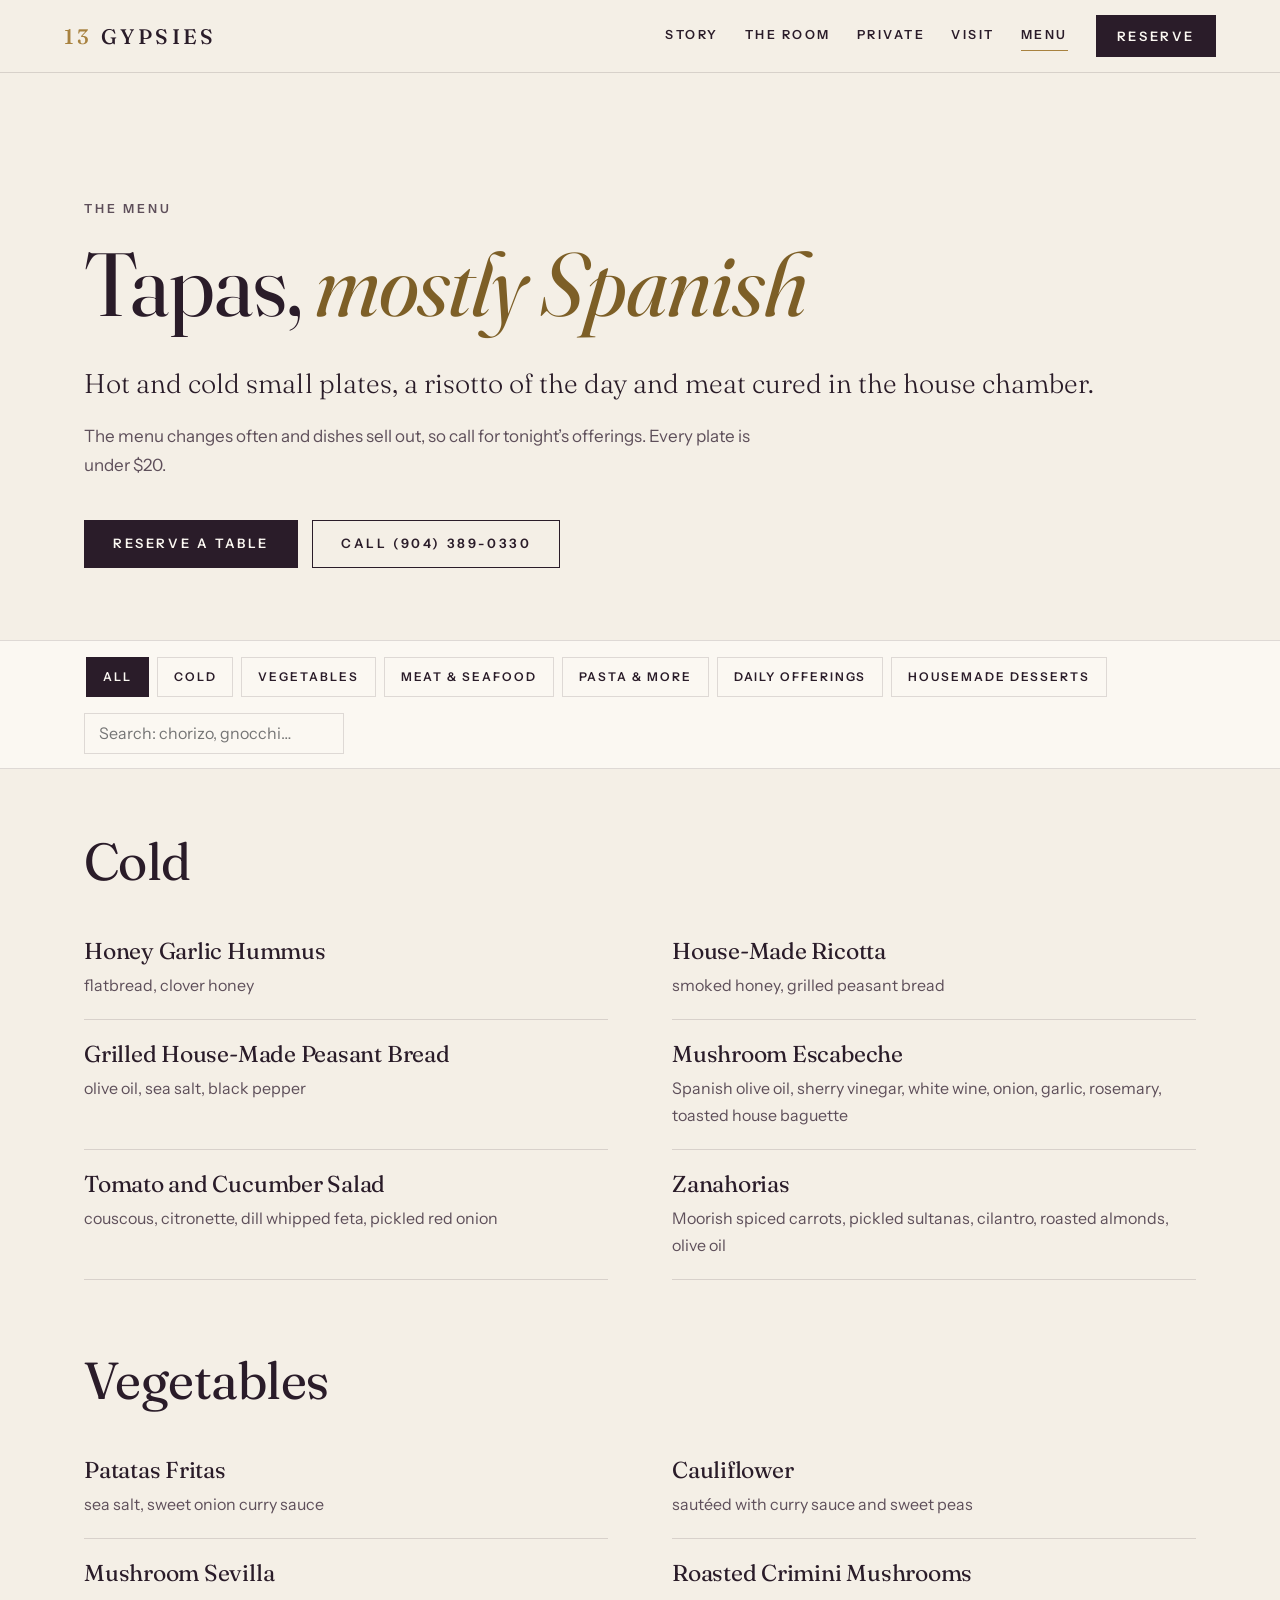
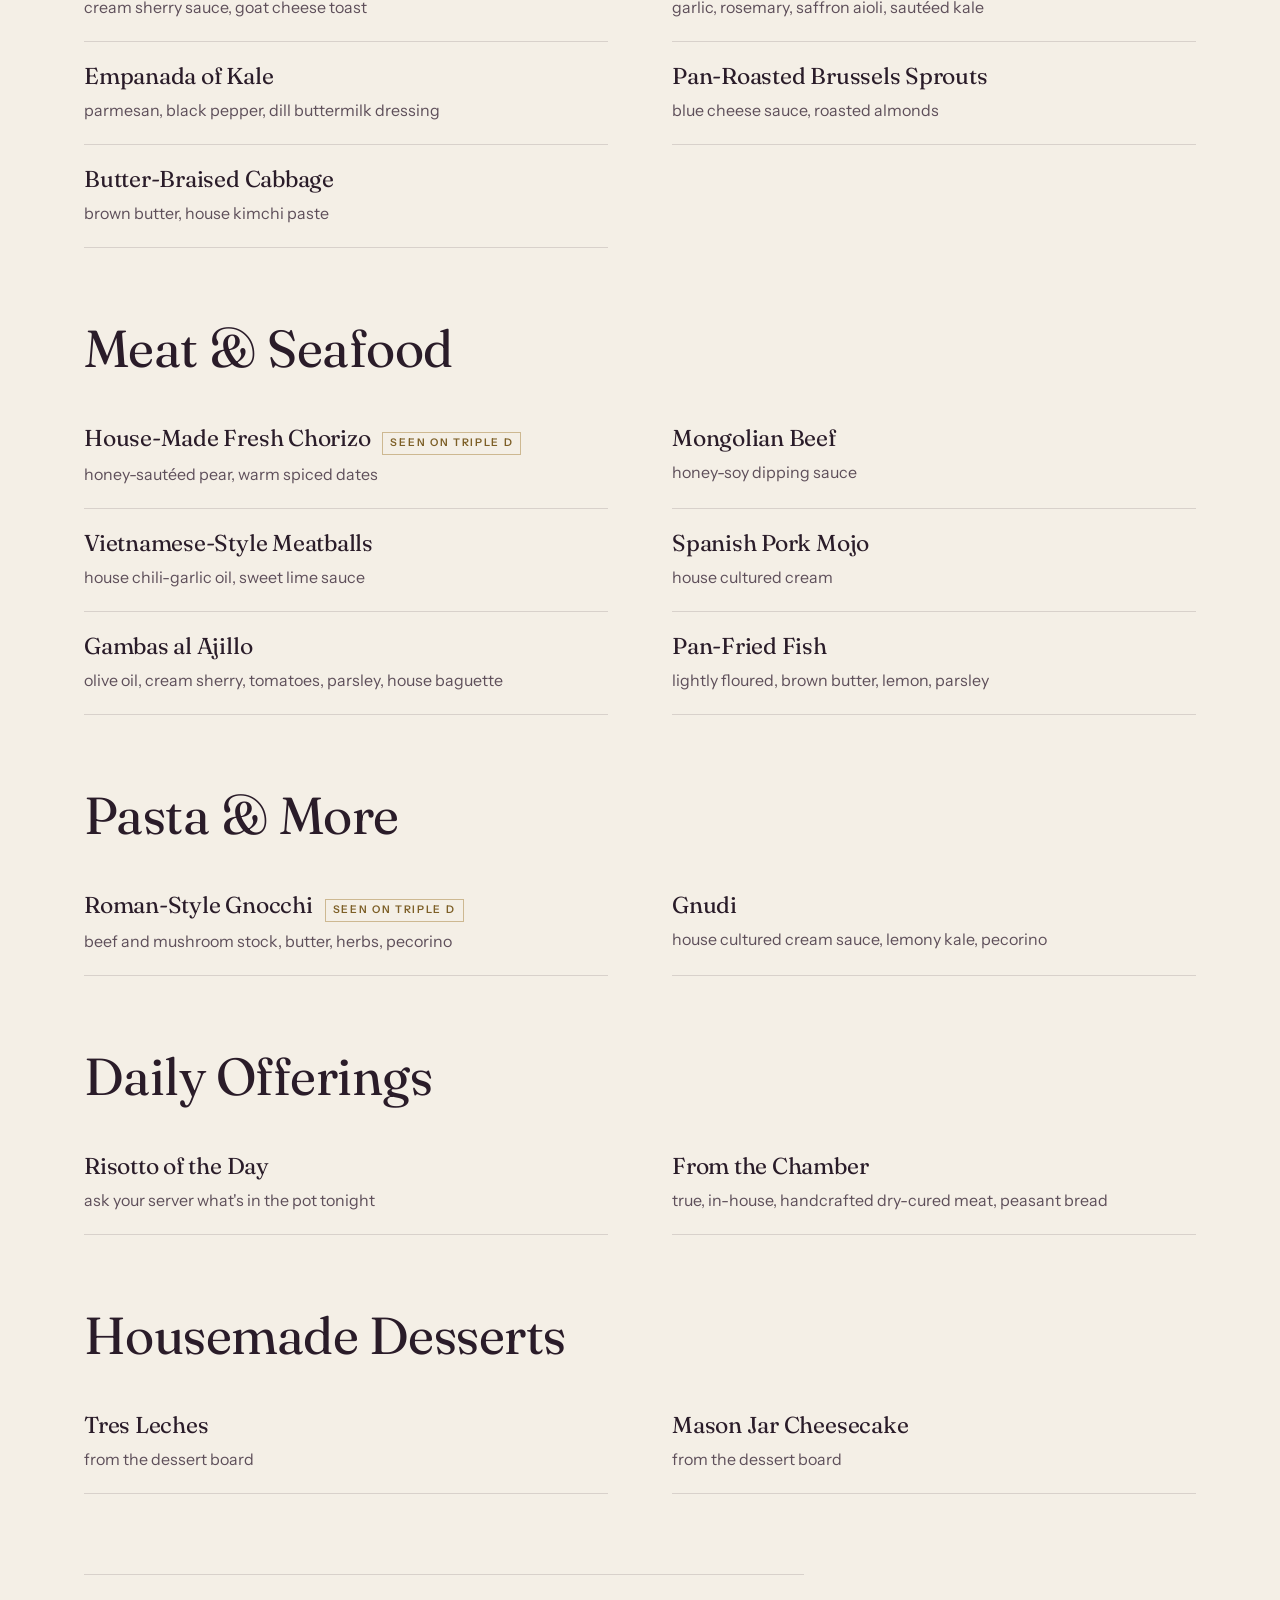
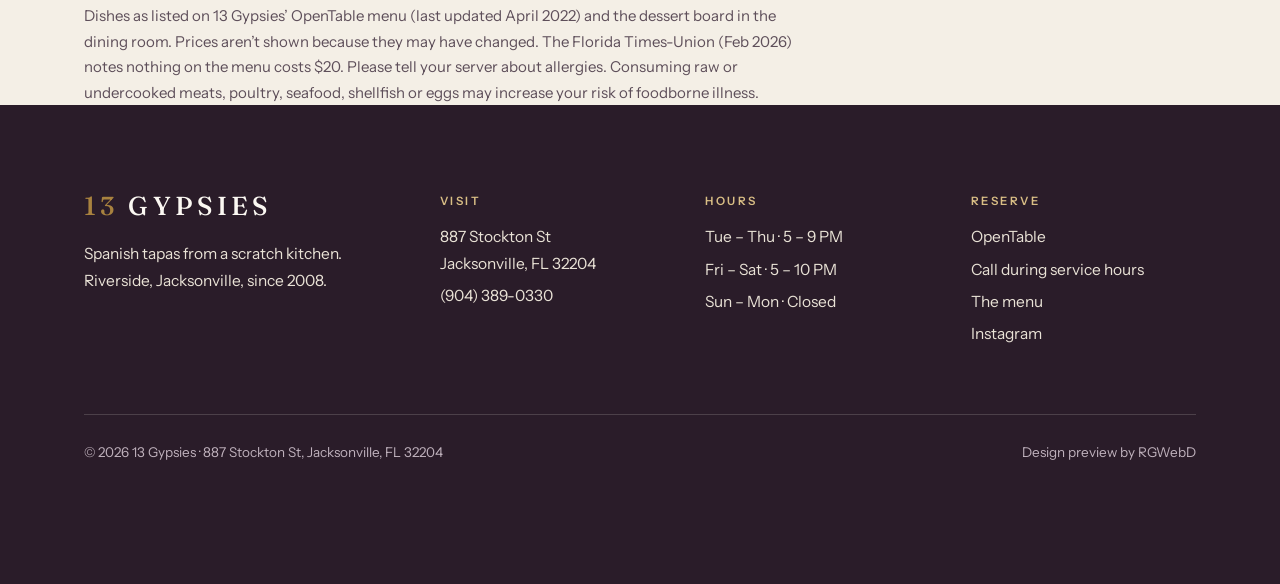
<file: docs/menu.html>
<!doctype html><html lang="en"><head><meta charset="utf-8"><meta name="viewport" content="width=device-width,initial-scale=1,viewport-fit=cover">
<title>Menu · 13 Gypsies Spanish Tapas, Jacksonville</title><meta name="description" content="The 13 Gypsies tapas menu: cold and hot small plates, Roman-style gnocchi, house-made chorizo and ricotta, daily risotto and housemade desserts. Riverside, Jacksonville."><link rel="canonical" href="https://rgwebd.github.io/13gypsies-v3/menu.html">
<meta property="og:type" content="restaurant"><meta property="og:title" content="Menu · 13 Gypsies Spanish Tapas, Jacksonville"><meta property="og:description" content="The 13 Gypsies tapas menu: cold and hot small plates, Roman-style gnocchi, house-made chorizo and ricotta, daily risotto and housemade desserts. Riverside, Jacksonville."><meta property="og:url" content="https://rgwebd.github.io/13gypsies-v3/menu.html"><meta property="og:image" content="https://rgwebd.github.io/13gypsies-v3/img/og.jpg">
<meta name="twitter:card" content="summary_large_image"><meta name="theme-color" content="#2A1C29">
<link rel="icon" href="favicon.svg" type="image/svg+xml"><link rel="icon" href="favicon-32.png" sizes="32x32"><link rel="apple-touch-icon" href="apple-touch-icon.png">
<link rel="preconnect" href="https://fonts.googleapis.com"><link rel="preconnect" href="https://fonts.gstatic.com" crossorigin><link href="https://fonts.googleapis.com/css2?family=Fraunces:ital,opsz,wght,SOFT@0,9..144,300..600,0..100;1,9..144,300..500,0..100&family=Instrument+Sans:wght@400;600&display=swap" rel="stylesheet"><link rel="stylesheet" href="style.css?v=4"><script type="application/ld+json">{"@context": "https://schema.org", "@type": "Restaurant", "@id": "https://rgwebd.github.io/13gypsies-v3/#restaurant", "name": "13 Gypsies", "url": "https://rgwebd.github.io/13gypsies-v3/", "image": ["https://rgwebd.github.io/13gypsies-v3/img/hero-icons-wide.webp", "https://rgwebd.github.io/13gypsies-v3/img/storefront.webp"], "description": "Intimate Spanish tapas restaurant in Riverside, Jacksonville, open since 2008. Seven tables, a scratch kitchen and house-made bread, cheese, sausage and cured meats, in a 1923 Spanish-style building by Henrietta Dozier.", "telephone": "+19043890330", "servesCuisine": ["Spanish", "Tapas", "Mediterranean"], "address": {"@type": "PostalAddress", "streetAddress": "887 Stockton St", "addressLocality": "Jacksonville", "addressRegion": "FL", "postalCode": "32204", "addressCountry": "US"}, "geo": {"@type": "GeoCoordinates", "latitude": 30.315061, "longitude": -81.6891814}, "hasMap": "https://www.google.com/maps/place/13+Gypsies/@30.315061,-81.6891814,17z/data=!4m6!3m5!1s0x88e5b77e70ce003f:0x64ff0fd11cca072a!8m2!3d30.315061!4d-81.6891814!16s%2Fg%2F1hc1bsvmt", "openingHoursSpecification": [{"@type": "OpeningHoursSpecification", "dayOfWeek": ["Tuesday", "Wednesday", "Thursday"], "opens": "17:00", "closes": "21:00"}, {"@type": "OpeningHoursSpecification", "dayOfWeek": ["Friday", "Saturday"], "opens": "17:00", "closes": "22:00"}], "acceptsReservations": true, "potentialAction": {"@type": "ReserveAction", "target": {"@type": "EntryPoint", "urlTemplate": "https://www.opentable.com/r/13-gypsies-jacksonville"}, "result": {"@type": "FoodEstablishmentReservation", "name": "Table at 13 Gypsies"}}, "hasMenu": "https://rgwebd.github.io/13gypsies-v3/menu.html", "aggregateRating": {"@type": "AggregateRating", "ratingValue": 4.5, "reviewCount": 462, "bestRating": 5}, "founder": {"@type": "Person", "name": "Howard Kirk"}, "employee": {"@type": "Person", "name": "Kevan Kimball", "jobTitle": "Chef"}, "foundingDate": "2008", "paymentAccepted": "American Express, Discover, Mastercard, Visa", "sameAs": ["https://www.google.com/maps/place/13+Gypsies/@30.315061,-81.6891814,17z/data=!4m6!3m5!1s0x88e5b77e70ce003f:0x64ff0fd11cca072a!8m2!3d30.315061!4d-81.6891814!16s%2Fg%2F1hc1bsvmt", "https://www.opentable.com/r/13-gypsies-jacksonville", "https://www.instagram.com/13gypsies/", "https://www.facebook.com/121461971272353", "https://www.visitjacksonville.com/directory/13-gypsies/"]}</script><script type="application/ld+json">{"@context": "https://schema.org", "@type": "Menu", "name": "13 Gypsies dinner menu", "url": "https://rgwebd.github.io/13gypsies-v3/menu.html", "inLanguage": "en", "hasMenuSection": [{"@type": "MenuSection", "name": "Cold", "hasMenuItem": [{"@type": "MenuItem", "name": "Honey Garlic Hummus", "description": "flatbread, clover honey"}, {"@type": "MenuItem", "name": "House-Made Ricotta", "description": "smoked honey, grilled peasant bread"}, {"@type": "MenuItem", "name": "Grilled House-Made Peasant Bread", "description": "olive oil, sea salt, black pepper"}, {"@type": "MenuItem", "name": "Mushroom Escabeche", "description": "Spanish olive oil, sherry vinegar, white wine, onion, garlic, rosemary, toasted house baguette"}, {"@type": "MenuItem", "name": "Tomato and Cucumber Salad", "description": "couscous, citronette, dill whipped feta, pickled red onion"}, {"@type": "MenuItem", "name": "Zanahorias", "description": "Moorish spiced carrots, pickled sultanas, cilantro, roasted almonds, olive oil"}]}, {"@type": "MenuSection", "name": "Vegetables", "hasMenuItem": [{"@type": "MenuItem", "name": "Patatas Fritas", "description": "sea salt, sweet onion curry sauce"}, {"@type": "MenuItem", "name": "Cauliflower", "description": "sautéed with curry sauce and sweet peas"}, {"@type": "MenuItem", "name": "Mushroom Sevilla", "description": "cream sherry sauce, goat cheese toast"}, {"@type": "MenuItem", "name": "Roasted Crimini Mushrooms", "description": "garlic, rosemary, saffron aioli, sautéed kale"}, {"@type": "MenuItem", "name": "Empanada of Kale", "description": "parmesan, black pepper, dill buttermilk dressing"}, {"@type": "MenuItem", "name": "Pan-Roasted Brussels Sprouts", "description": "blue cheese sauce, roasted almonds"}, {"@type": "MenuItem", "name": "Butter-Braised Cabbage", "description": "brown butter, house kimchi paste"}]}, {"@type": "MenuSection", "name": "Meat & Seafood", "hasMenuItem": [{"@type": "MenuItem", "name": "House-Made Fresh Chorizo", "description": "honey-sautéed pear, warm spiced dates"}, {"@type": "MenuItem", "name": "Mongolian Beef", "description": "honey-soy dipping sauce"}, {"@type": "MenuItem", "name": "Vietnamese-Style Meatballs", "description": "house chili-garlic oil, sweet lime sauce"}, {"@type": "MenuItem", "name": "Spanish Pork Mojo", "description": "house cultured cream"}, {"@type": "MenuItem", "name": "Gambas al Ajillo", "description": "olive oil, cream sherry, tomatoes, parsley, house baguette"}, {"@type": "MenuItem", "name": "Pan-Fried Fish", "description": "lightly floured, brown butter, lemon, parsley"}]}, {"@type": "MenuSection", "name": "Pasta & More", "hasMenuItem": [{"@type": "MenuItem", "name": "Roman-Style Gnocchi", "description": "beef and mushroom stock, butter, herbs, pecorino"}, {"@type": "MenuItem", "name": "Gnudi", "description": "house cultured cream sauce, lemony kale, pecorino"}]}, {"@type": "MenuSection", "name": "Daily Offerings", "hasMenuItem": [{"@type": "MenuItem", "name": "Risotto of the Day", "description": "ask your server what's in the pot tonight"}, {"@type": "MenuItem", "name": "From the Chamber", "description": "true, in-house, handcrafted dry-cured meat, peasant bread"}]}, {"@type": "MenuSection", "name": "Housemade Desserts", "hasMenuItem": [{"@type": "MenuItem", "name": "Tres Leches", "description": "from the dessert board"}, {"@type": "MenuItem", "name": "Mason Jar Cheesecake", "description": "from the dessert board"}]}]}</script></head><body><a class="skip" href="#main">Skip to content</a>
<header class="hdr always"><div class="wrap"><a class="mark" href="index.html" aria-label="13 Gypsies, home"><b>13</b> Gypsies</a>
<nav class="nav" aria-label="Main"><a class="n-story" href="index.html#story">Story</a><a class="n-room" href="index.html#room">The Room</a><a class="n-private" href="index.html#private">Private</a><a class="n-visit" href="index.html#visit">Visit</a><a class="n-menu" href="menu.html" aria-current="page">Menu</a></nav>
<a class="btn" href="https://www.opentable.com/r/13-gypsies-jacksonville" target="_blank" rel="noopener">Reserve</a></div></header><main id="main">
<section class="mhero"><div class="wrap">
<p class="eyebrow">The menu</p><h1 style="font-size:clamp(46px,7vw,92px)">Tapas, <i style="color:var(--gilt-d)">mostly Spanish</i></h1>
<p class="lede" style="color:var(--ink)">Hot and cold small plates, a risotto of the day and meat cured in the house chamber.</p>
<p>The menu changes often and dishes sell out, so call for tonight’s offerings. Every plate is under $20.</p>
<div class="ctas"><a class="btn" href="https://www.opentable.com/r/13-gypsies-jacksonville" target="_blank" rel="noopener">Reserve a table</a><a class="btn ghost" href="tel:+19043890330">Call (904) 389-0330</a></div>
</div></section>
<div class="mtools"><div class="wrap"><div class="chips" role="group" aria-label="Filter by course"><button class="chip" type="button" data-cat="all" aria-pressed="true">All</button><button class="chip" type="button" data-cat="cold" aria-pressed="false">Cold</button><button class="chip" type="button" data-cat="veg" aria-pressed="false">Vegetables</button><button class="chip" type="button" data-cat="meat" aria-pressed="false">Meat &amp; Seafood</button><button class="chip" type="button" data-cat="pasta" aria-pressed="false">Pasta &amp; More</button><button class="chip" type="button" data-cat="daily" aria-pressed="false">Daily Offerings</button><button class="chip" type="button" data-cat="dessert" aria-pressed="false">Housemade Desserts</button></div>
<label class="sr" for="q">Search the menu</label><input id="q" class="search" type="search" placeholder="Search: chorizo, gnocchi…" autocomplete="off"></div></div>
<div class="wrap" id="menu-list"><section class="msec" data-cat="cold" id="m-cold" aria-labelledby="h-cold"><h2 id="h-cold">Cold</h2><ul class="items"><li class="item"><h3><span class="nm">Honey Garlic Hummus</span></h3><p>flatbread, clover honey</p></li><li class="item"><h3><span class="nm">House-Made Ricotta</span></h3><p>smoked honey, grilled peasant bread</p></li><li class="item"><h3><span class="nm">Grilled House-Made Peasant Bread</span></h3><p>olive oil, sea salt, black pepper</p></li><li class="item"><h3><span class="nm">Mushroom Escabeche</span></h3><p>Spanish olive oil, sherry vinegar, white wine, onion, garlic, rosemary, toasted house baguette</p></li><li class="item"><h3><span class="nm">Tomato and Cucumber Salad</span></h3><p>couscous, citronette, dill whipped feta, pickled red onion</p></li><li class="item"><h3><span class="nm">Zanahorias</span></h3><p>Moorish spiced carrots, pickled sultanas, cilantro, roasted almonds, olive oil</p></li></ul></section><section class="msec" data-cat="veg" id="m-veg" aria-labelledby="h-veg"><h2 id="h-veg">Vegetables</h2><ul class="items"><li class="item"><h3><span class="nm">Patatas Fritas</span></h3><p>sea salt, sweet onion curry sauce</p></li><li class="item"><h3><span class="nm">Cauliflower</span></h3><p>sautéed with curry sauce and sweet peas</p></li><li class="item"><h3><span class="nm">Mushroom Sevilla</span></h3><p>cream sherry sauce, goat cheese toast</p></li><li class="item"><h3><span class="nm">Roasted Crimini Mushrooms</span></h3><p>garlic, rosemary, saffron aioli, sautéed kale</p></li><li class="item"><h3><span class="nm">Empanada of Kale</span></h3><p>parmesan, black pepper, dill buttermilk dressing</p></li><li class="item"><h3><span class="nm">Pan-Roasted Brussels Sprouts</span></h3><p>blue cheese sauce, roasted almonds</p></li><li class="item"><h3><span class="nm">Butter-Braised Cabbage</span></h3><p>brown butter, house kimchi paste</p></li></ul></section><section class="msec" data-cat="meat" id="m-meat" aria-labelledby="h-meat"><h2 id="h-meat">Meat &amp; Seafood</h2><ul class="items"><li class="item"><h3><span class="nm">House-Made Fresh Chorizo</span> <span class="badge" title="Featured on Diners, Drive-Ins and Dives, 2010">Seen on Triple D</span></h3><p>honey-sautéed pear, warm spiced dates</p></li><li class="item"><h3><span class="nm">Mongolian Beef</span></h3><p>honey-soy dipping sauce</p></li><li class="item"><h3><span class="nm">Vietnamese-Style Meatballs</span></h3><p>house chili-garlic oil, sweet lime sauce</p></li><li class="item"><h3><span class="nm">Spanish Pork Mojo</span></h3><p>house cultured cream</p></li><li class="item"><h3><span class="nm">Gambas al Ajillo</span></h3><p>olive oil, cream sherry, tomatoes, parsley, house baguette</p></li><li class="item"><h3><span class="nm">Pan-Fried Fish</span></h3><p>lightly floured, brown butter, lemon, parsley</p></li></ul></section><section class="msec" data-cat="pasta" id="m-pasta" aria-labelledby="h-pasta"><h2 id="h-pasta">Pasta &amp; More</h2><ul class="items"><li class="item"><h3><span class="nm">Roman-Style Gnocchi</span> <span class="badge" title="Featured on Diners, Drive-Ins and Dives, 2010">Seen on Triple D</span></h3><p>beef and mushroom stock, butter, herbs, pecorino</p></li><li class="item"><h3><span class="nm">Gnudi</span></h3><p>house cultured cream sauce, lemony kale, pecorino</p></li></ul></section><section class="msec" data-cat="daily" id="m-daily" aria-labelledby="h-daily"><h2 id="h-daily">Daily Offerings</h2><ul class="items"><li class="item"><h3><span class="nm">Risotto of the Day</span></h3><p>ask your server what&#x27;s in the pot tonight</p></li><li class="item"><h3><span class="nm">From the Chamber</span></h3><p>true, in-house, handcrafted dry-cured meat, peasant bread</p></li></ul></section><section class="msec" data-cat="dessert" id="m-dessert" aria-labelledby="h-dessert"><h2 id="h-dessert">Housemade Desserts</h2><ul class="items"><li class="item"><h3><span class="nm">Tres Leches</span></h3><p>from the dessert board</p></li><li class="item"><h3><span class="nm">Mason Jar Cheesecake</span></h3><p>from the dessert board</p></li></ul></section>
<p class="empty" hidden>Nothing matches that. Try another word, or call (904) 389-0330 to ask what’s on tonight.</p>
<p class="mnote">Dishes as listed on 13 Gypsies’ OpenTable menu (last updated April 2022) and the dessert board in the dining room. Prices aren’t shown because they may have changed. The Florida Times-Union (Feb 2026) notes nothing on the menu costs $20. Please tell your server about allergies. Consuming raw or undercooked meats, poultry, seafood, shellfish or eggs may increase your risk of foodborne illness.</p>
</div>
</main><footer class="ftr"><div class="wrap">
<div><a class="mark" href="index.html"><b>13</b> Gypsies</a><p style="margin-top:18px">Spanish tapas from a scratch kitchen.<br>Riverside, Jacksonville, since 2008.</p></div>
<div><h3>Visit</h3><p><a href="https://www.google.com/maps/place/13+Gypsies/@30.315061,-81.6891814,17z/data=!4m6!3m5!1s0x88e5b77e70ce003f:0x64ff0fd11cca072a!8m2!3d30.315061!4d-81.6891814!16s%2Fg%2F1hc1bsvmt" target="_blank" rel="noopener">887 Stockton St<br>Jacksonville, FL 32204</a></p><p><a href="tel:+19043890330">(904) 389-0330</a></p></div>
<div><h3>Hours</h3><p>Tue – Thu · 5 – 9 PM</p><p>Fri – Sat · 5 – 10 PM</p><p>Sun – Mon · Closed</p></div>
<div><h3>Reserve</h3><p><a href="https://www.opentable.com/r/13-gypsies-jacksonville" target="_blank" rel="noopener">OpenTable</a></p><p><a href="tel:+19043890330">Call during service hours</a></p><p><a href="menu.html">The menu</a></p><p><a href="https://www.instagram.com/13gypsies/" target="_blank" rel="noopener">Instagram</a></p></div>
<div class="small"><span>© <span data-year>2026</span> 13 Gypsies · 887 Stockton St, Jacksonville, FL 32204</span><span>Design preview by RGWebD</span></div>
</div></footer>
<nav class="mbar" aria-label="Quick actions"><a href="https://www.opentable.com/r/13-gypsies-jacksonville" target="_blank" rel="noopener">Reserve</a><a href="tel:+19043890330">Call</a><a href="index.html">Home</a></nav>
<script>window.__HOURS={"0": null, "1": null, "2": [1020, 1260], "3": [1020, 1260], "4": [1020, 1260], "5": [1020, 1320], "6": [1020, 1320]};window.__HOL={"2026-11-26": "Thanksgiving", "2026-11-27": "Black Friday"};</script><script src="main.js?v=4" defer></script></body></html>
</file>
<file: docs/style.css>
:root{
  --plaster:#F4EFE6; --paper:#FBF8F2; --aub:#2A1C29; --aub2:#45303F; --ink:#2A1C29;
  --muted:#5E4F5A; --gilt:#A8823F; --gilt-d:#7D5F27; --line:rgba(42,28,41,.14);
  --serif:"Fraunces",Georgia,"Times New Roman",serif; --sans:"Instrument Sans",system-ui,-apple-system,"Segoe UI",sans-serif;
  --pad:clamp(20px,5vw,72px); --sec:clamp(96px,13vw,184px); --hdr:72px;
}
*{box-sizing:border-box} [hidden]{display:none!important}
html{scroll-behavior:smooth;scroll-padding-top:var(--hdr);-webkit-text-size-adjust:100%}
body{margin:0;background:var(--plaster);color:var(--ink);font:400 17px/1.7 var(--sans);overflow-x:hidden}
img{display:block;max-width:100%;height:auto}
a{color:inherit}
p a:not(.btn){text-decoration-color:var(--gilt);text-underline-offset:3px}
h1,h2,h3{font-family:var(--serif);font-weight:400;line-height:1.08;margin:0;font-optical-sizing:auto;letter-spacing:-.01em}
.eyebrow{font:600 12.5px/1.4 var(--sans);letter-spacing:.24em;text-transform:uppercase;color:var(--gilt-d);margin:0 0 18px}
.wrap{max-width:1240px;margin:0 auto;padding:0 var(--pad)}
.narrow{max-width:760px}
.sr{position:absolute!important;width:1px;height:1px;overflow:hidden;clip:rect(0 0 0 0);white-space:nowrap}
.skip{position:absolute;left:12px;top:-60px;background:var(--aub);color:var(--paper);padding:10px 16px;z-index:200;border-radius:2px}
.skip:focus{top:12px}
.tbc{border-bottom:1px dashed var(--gilt);color:var(--gilt-d);font-style:normal;white-space:normal}
.dark .tbc{color:#D9BE85;border-color:#D9BE85}
:focus-visible{outline:2px solid var(--gilt);outline-offset:3px}

/* buttons */
.btn{display:inline-flex;align-items:center;justify-content:center;gap:10px;min-height:48px;padding:0 28px;border:1px solid var(--aub);background:var(--aub);color:var(--paper);
  font:600 13px/1 var(--sans);letter-spacing:.2em;text-transform:uppercase;text-decoration:none;border-radius:0;cursor:pointer;transition:background .3s,color .3s,border-color .3s}
.btn:hover{background:transparent;color:var(--aub)}
.btn.ghost{background:transparent;color:var(--aub)}
.btn.ghost:hover{background:var(--aub);color:var(--paper)}
.btn.light{background:var(--paper);color:var(--aub);border-color:var(--paper)}
.btn.light:hover{background:transparent;color:var(--paper)}
.btn.line-light{background:transparent;color:var(--paper);border-color:rgba(251,248,242,.6)}
.btn.line-light:hover{background:var(--paper);color:var(--aub)}

/* header */
.hdr{position:fixed;inset:0 0 auto 0;height:var(--hdr);z-index:50;display:flex;align-items:center;transition:background .35s,box-shadow .35s,color .35s;color:var(--paper)}
.hdr .wrap{display:flex;align-items:center;gap:28px;width:100%;max-width:none}
.hdr.solid,.hdr.always{background:rgba(244,239,230,.96);color:var(--ink);box-shadow:0 1px 0 var(--line);-webkit-backdrop-filter:blur(8px);backdrop-filter:blur(8px)}
.mark{font:500 21px/1 var(--serif);letter-spacing:.16em;text-transform:uppercase;text-decoration:none;white-space:nowrap}
.mark b{font-weight:500;color:var(--gilt)}
.nav{display:flex;gap:26px;margin-left:auto;align-items:center}
.nav a{font:600 12.5px/1 var(--sans);letter-spacing:.2em;text-transform:uppercase;text-decoration:none;padding:8px 0;border-bottom:1px solid transparent;transition:border-color .3s}
.nav a:hover,.nav a[aria-current]{border-color:var(--gilt)}
.hdr .btn{min-height:42px;padding:0 20px}
.hdr:not(.solid):not(.always) .btn{background:transparent;border-color:rgba(251,248,242,.7);color:var(--paper)}
.hdr:not(.solid):not(.always) .btn:hover{background:var(--paper);color:var(--aub)}
@media (max-width:1100px){.nav .n-room,.nav .n-private{display:none}}
@media (max-width:820px){.nav .n-story,.nav .n-visit{display:none}.nav{gap:18px}}
@media (max-width:420px){.mark{font-size:17px;letter-spacing:.12em}.hdr .wrap{gap:14px}.hdr .btn{padding:0 14px;letter-spacing:.14em}.nav a{letter-spacing:.14em}}

/* hero */
.hero{position:relative;height:100svh;min-height:600px;color:var(--paper);overflow:hidden;background:var(--aub)}
.hero picture,.hero img{position:absolute;inset:0;width:100%;height:100%}
.hero img{object-fit:cover;object-position:50% 35%;animation:drift 26s ease-out both}
@keyframes drift{from{transform:scale(1.08)}to{transform:scale(1)}}
.hero::after{content:"";position:absolute;inset:0;background:radial-gradient(ellipse 70% 45% at 50% 78%,rgba(30,19,29,.62),rgba(30,19,29,0) 70%),linear-gradient(180deg,rgba(42,28,41,.6) 0%,rgba(42,28,41,.12) 28%,rgba(42,28,41,.4) 55%,rgba(30,19,29,.92) 100%)}
.hero-in{text-shadow:0 2px 24px rgba(20,12,19,.55)}
.hero-in{position:absolute;left:0;right:0;bottom:clamp(40px,9vh,96px);z-index:2;text-align:center;padding:0 var(--pad)}
.hero h1{font:600 12.5px/1.5 var(--sans);letter-spacing:.3em;text-transform:uppercase;margin:0 0 18px;color:#EBDDBE}
.hero .word{font:300 clamp(64px,13vw,184px)/.9 var(--serif);letter-spacing:.02em;margin:0 0 30px;font-variation-settings:"SOFT" 50}
.hero .word i{font-style:italic;font-weight:300;color:#E6CF9C}
.hero .meta{margin:22px 0 0;font-size:15px;letter-spacing:.04em;color:#E9E2D6}
.dot{display:inline-block;width:8px;height:8px;border-radius:50%;background:#9BB37A;margin-right:8px;vertical-align:1px}
.dot.closed{background:#C9A1A1}.dot.unk{background:#D9BE85}

/* sections */
.sec{padding:var(--sec) 0;position:relative;overflow-x:clip}
.sec.paper{background:var(--paper)}
.dark{background:var(--aub);color:var(--paper)}
.dark .eyebrow{color:#D9BE85}
h2{font-size:clamp(40px,6vw,76px)}
h2 i{font-style:italic;color:var(--gilt-d)}
.dark h2 i{color:#E6CF9C}
.lede{font:300 clamp(21px,2.3vw,27px)/1.5 var(--serif);margin:32px 0 0}
.story p{max-width:64ch}
.quote{margin:48px 0 0;padding:0 0 0 28px;border-left:1px solid var(--gilt)}
.quote p{font:300 italic clamp(22px,2.4vw,30px)/1.4 var(--serif);margin:0}
.quote cite{display:block;margin-top:14px;font:600 12px/1.4 var(--sans);letter-spacing:.2em;text-transform:uppercase;font-style:normal;color:var(--muted)}
.facts{display:flex;flex-wrap:wrap;gap:10px 34px;margin:44px 0 0;padding:0;list-style:none;font:600 12.5px/1.4 var(--sans);letter-spacing:.22em;text-transform:uppercase;color:var(--muted)}
.facts li::before{content:"";display:inline-block;width:5px;height:5px;transform:rotate(45deg);background:var(--gilt);margin-right:12px;vertical-align:2px}

/* credentials */
.creds{display:grid;grid-template-columns:repeat(5,minmax(0,1fr));gap:18px;margin:clamp(64px,8vw,104px) 0 0;padding:40px 0 0;border-top:1px solid var(--line);list-style:none}
.cred{display:flex;flex-direction:column;align-items:center;text-align:center;gap:10px;min-width:0}
.cred svg{width:44px;height:44px;stroke:var(--gilt-d);fill:none;stroke-width:1.2}
.cred b{font:400 18px/1.2 var(--serif)}
.cred span{font:600 11px/1.45 var(--sans);letter-spacing:.16em;text-transform:uppercase;color:var(--muted)}
@media (max-width:900px){.creds{grid-template-columns:repeat(2,minmax(0,1fr));gap:34px 18px}.cred:last-child{grid-column:1/-1}}

/* marquee (the one trick) */
.mq-sec{padding:var(--sec) 0 calc(var(--sec)*.8);background:var(--paper)}
.mq-head{display:flex;justify-content:space-between;align-items:end;gap:24px;flex-wrap:wrap;margin-bottom:56px}
.mq-head p{max-width:46ch;margin:0;color:var(--muted)}
.mq-toggle{background:none;border:1px solid var(--line);font:600 11.5px/1 var(--sans);letter-spacing:.2em;text-transform:uppercase;padding:12px 16px;cursor:pointer;color:var(--ink)}
.mq{overflow:hidden;-webkit-mask:linear-gradient(90deg,transparent,#000 6%,#000 94%,transparent);mask:linear-gradient(90deg,transparent,#000 6%,#000 94%,transparent)}
.mq+.mq{margin-top:22px}
.mq-track{display:flex;gap:22px;width:max-content;list-style:none;margin:0;padding:0;animation:mq 70s linear infinite}
.mq.rev .mq-track{animation-direction:reverse;animation-duration:78s}
.mq:hover .mq-track,.mq:focus-within .mq-track,.paused .mq-track{animation-play-state:paused}
@keyframes mq{to{transform:translateX(calc(-50% - 11px))}}
.tile{margin:0;width:clamp(200px,22vw,280px);flex:none}
.tile .ph{aspect-ratio:1;overflow:hidden;background:#e9e2d6}
.tile img{width:100%;height:100%;object-fit:cover;transition:transform 1.2s ease}
.tile:hover img{transform:scale(1.05)}
.tile figcaption{margin-top:14px;font:400 italic 19px/1.3 var(--serif);display:flex;gap:12px;align-items:baseline}
.tile figcaption::before{content:"";width:18px;height:1px;background:var(--gilt);flex:none;transform:translateY(-5px)}
.mq-note{margin:40px 0 0;font-size:14px;color:var(--muted)}

/* formats */
.formats{display:grid;grid-template-columns:repeat(4,minmax(0,1fr));gap:0;margin:72px 0 0;border-top:1px solid var(--line)}
.fmt{padding:36px 28px 8px 0;border-right:1px solid var(--line);margin-right:28px;min-width:0}
.fmt:last-child{border-right:0;margin-right:0}
.fmt .n{font:300 15px/1 var(--serif);color:var(--gilt-d);letter-spacing:.1em}
.fmt h3{font-size:clamp(25px,2.2vw,31px);margin:18px 0 12px}
.fmt p{margin:0;color:var(--muted);font-size:16.5px}
.fmt .price{display:block;margin-top:18px;font:600 12px/1.5 var(--sans);letter-spacing:.18em;text-transform:uppercase;color:var(--ink)}
.notes-line{margin:56px 0 0;padding:22px 0 0;border-top:1px solid var(--line);display:flex;flex-wrap:wrap;gap:12px 40px;font-size:15.5px;color:var(--muted)}
.notes-line strong{color:var(--ink);font-weight:600}
@media (max-width:980px){.formats{grid-template-columns:repeat(2,minmax(0,1fr))}.fmt:nth-child(2){border-right:0;margin-right:0}}
@media (max-width:620px){.formats{grid-template-columns:1fr}.fmt{border-right:0;margin-right:0;border-bottom:1px solid var(--line);padding:30px 0}}

/* split (room / private) */
.split{display:grid;grid-template-columns:minmax(0,5fr) minmax(0,6fr);gap:clamp(40px,7vw,110px);align-items:center}
.split.flip{grid-template-columns:minmax(0,6fr) minmax(0,5fr)}
.split.flip .ph{order:2}
.split .ph{position:relative;overflow:hidden}
.split .ph img{width:100%;aspect-ratio:4/5;object-fit:cover}
.split .ph figcaption{font:400 italic 15px/1.4 var(--serif);color:var(--muted);margin-top:14px}
.dark .split .ph figcaption{color:#CDBFC9}
.split p{max-width:56ch}
.kv{list-style:none;margin:36px 0 0;padding:0;border-top:1px solid var(--line)}
.dark .kv{border-color:rgba(251,248,242,.18)}
.kv li{display:flex;justify-content:space-between;gap:20px;padding:15px 0;border-bottom:1px solid var(--line);font-size:16.5px}
.dark .kv li{border-color:rgba(251,248,242,.18)}
.kv span:first-child{font:600 12px/1.9 var(--sans);letter-spacing:.2em;text-transform:uppercase;color:var(--muted);flex:none}
.dark .kv span:first-child{color:#CDBFC9}
.kv span:last-child{text-align:right}
.ctas{display:flex;flex-wrap:wrap;gap:14px;margin-top:40px}
@media (max-width:860px){.split,.split.flip{grid-template-columns:1fr}.split.flip .ph{order:0}.split .ph img{aspect-ratio:4/4.4}}

/* reserve */
.reserve{text-align:center}
.reserve .lede{max-width:40ch;margin-left:auto;margin-right:auto;color:#E9E2D6}
.ot-box{max-width:840px;margin:56px auto 0;background:var(--paper);color:var(--ink);padding:28px;min-height:120px}
.ot-box .ot-frame{min-height:300px;display:flex;align-items:center;justify-content:center}
.ot-box iframe{max-width:100%}
.ot-fallback{font-size:15px;color:var(--muted);margin:16px 0 0}
.reserve .ctas{justify-content:center}
.reviews{display:grid;grid-template-columns:repeat(3,minmax(0,1fr));gap:40px;max-width:1080px;margin:88px auto 0;text-align:left;list-style:none;padding:0}
.reviews blockquote{margin:0}
.reviews p{font:300 italic 20px/1.5 var(--serif);margin:0}
.reviews cite{display:block;margin-top:14px;font:600 11.5px/1.5 var(--sans);letter-spacing:.18em;text-transform:uppercase;font-style:normal;color:#CDBFC9}
.rating-line{margin:72px 0 0;font:600 12.5px/1.5 var(--sans);letter-spacing:.2em;text-transform:uppercase;color:#D9BE85}
@media (max-width:860px){.reviews{grid-template-columns:1fr;gap:32px}}

/* visit */
.visit-grid{display:grid;grid-template-columns:minmax(0,1fr) minmax(0,1fr);gap:clamp(40px,7vw,110px);margin-top:64px}
.visit-grid .ph img{width:100%;aspect-ratio:4/3;object-fit:cover}
.addr{font:300 clamp(26px,2.6vw,34px)/1.3 var(--serif);margin:0 0 6px}
.status{margin:22px 0 0;font-size:16px}
.hours{width:100%;border-collapse:collapse;margin:28px 0 0;font-size:16.5px}
.hours th,.hours td{padding:11px 0;border-bottom:1px solid var(--line);text-align:left;font-weight:400}
.hours td{text-align:right}
.hours tr.today th,.hours tr.today td{font-weight:600}
.hours tr.today th::after{content:" · today";font:600 11px/1 var(--sans);letter-spacing:.18em;text-transform:uppercase;color:var(--gilt-d)}
.pol{list-style:none;padding:0;margin:52px 0 0;display:grid;grid-template-columns:repeat(3,minmax(0,1fr));gap:30px 40px}
.pol h3{font:600 12px/1.5 var(--sans);letter-spacing:.2em;text-transform:uppercase;margin:0 0 8px;color:var(--gilt-d)}
.pol p{margin:0;font-size:16px;color:var(--muted)}
@media (max-width:860px){.visit-grid{grid-template-columns:1fr}.pol{grid-template-columns:1fr 1fr}}
@media (max-width:520px){.pol{grid-template-columns:1fr}}

/* footer */
.ftr{background:var(--aub);color:#E9E2D6;padding:88px 0 120px;font-size:15.5px}
.ftr .wrap{display:grid;grid-template-columns:1.4fr 1fr 1fr 1fr;gap:40px}
.ftr .mark{font-size:26px;color:var(--paper)}
.ftr h3{font:600 11.5px/1.5 var(--sans);letter-spacing:.22em;text-transform:uppercase;color:#D9BE85;margin:0 0 14px}
.ftr p{margin:0 0 6px}.ftr a{text-decoration:none}.ftr a:hover{text-decoration:underline}
.ftr .small{grid-column:1/-1;border-top:1px solid rgba(251,248,242,.16);padding-top:26px;margin-top:20px;font-size:13.5px;color:#BFB1BC;display:flex;flex-wrap:wrap;gap:8px 28px;justify-content:space-between}
@media (max-width:860px){.ftr .wrap{grid-template-columns:1fr 1fr}}
@media (max-width:520px){.ftr .wrap{grid-template-columns:1fr}}

/* mobile bar */
.mbar{position:fixed;left:0;right:0;bottom:0;z-index:60;display:none;grid-template-columns:1.3fr 1fr 1fr;background:var(--aub);border-top:1px solid rgba(251,248,242,.14);padding-bottom:env(safe-area-inset-bottom);transform:translateY(110%);transition:transform .35s ease}
.mbar.show{transform:none}
.mbar a{display:flex;align-items:center;justify-content:center;min-height:58px;color:var(--paper);text-decoration:none;font:600 12.5px/1 var(--sans);letter-spacing:.18em;text-transform:uppercase;border-left:1px solid rgba(251,248,242,.14)}
.mbar a:first-child{background:var(--gilt);color:var(--aub);border-left:0}
@media (max-width:760px){.mbar{display:grid}.ftr{padding-bottom:140px}}

/* reveal */
.rv{opacity:0;transform:translateY(22px);transition:opacity 1s ease,transform 1s ease}
.rv.in{opacity:1;transform:none}

/* menu page */
.mhero{padding:calc(var(--hdr) + clamp(64px,10vw,130px)) 0 clamp(48px,6vw,72px);background:var(--plaster)}
.mhero p{max-width:62ch;color:var(--muted)}
.mtools{position:sticky;top:var(--hdr);z-index:20;background:rgba(251,248,242,.97);border-top:1px solid var(--line);border-bottom:1px solid var(--line);-webkit-backdrop-filter:blur(6px);backdrop-filter:blur(6px)}
.mtools .wrap{display:flex;gap:14px;align-items:center;padding-top:14px;padding-bottom:14px;flex-wrap:wrap}
.chips{display:flex;gap:8px;overflow-x:auto;scrollbar-width:none;flex:1 1 auto;min-width:0;padding:2px}
.chips::-webkit-scrollbar{display:none}
.chip{flex:none;border:1px solid var(--line);background:transparent;padding:10px 16px;font:600 12px/1 var(--sans);letter-spacing:.16em;text-transform:uppercase;cursor:pointer;color:var(--ink);min-height:40px}
.chip[aria-pressed=true]{background:var(--aub);border-color:var(--aub);color:var(--paper)}
.search{flex:0 1 260px;min-width:180px;border:1px solid var(--line);background:var(--paper);padding:10px 14px;font:400 16px/1.2 var(--sans);color:var(--ink);min-height:40px;border-radius:0}
@media (max-width:640px){.search{flex:1 1 100%}}
.msec{padding:64px 0 8px;scroll-margin-top:calc(var(--hdr) + 90px)}
.msec h2{font-size:clamp(34px,4.4vw,52px);margin-bottom:28px}
.items{list-style:none;margin:0;padding:0;display:grid;grid-template-columns:1fr 1fr;gap:0 64px}
.item{padding:20px 0;border-bottom:1px solid var(--line)}
.item h3{font-size:23px;line-height:1.25;display:flex;flex-wrap:wrap;gap:6px 12px;align-items:baseline}
.item p{margin:6px 0 0;color:var(--muted);font-size:16px}
.badge{font:600 10.5px/1.4 var(--sans);letter-spacing:.16em;text-transform:uppercase;color:var(--gilt-d);border:1px solid rgba(168,130,63,.5);padding:3px 7px}
mark{background:#EBDDBE;color:inherit;padding:0 2px}
.empty{padding:64px 0;text-align:center;color:var(--muted)}
.mnote{margin:72px 0 0;padding:28px 0 0;border-top:1px solid var(--line);font-size:15px;color:var(--muted);max-width:72ch}
@media (max-width:760px){.items{grid-template-columns:1fr}}

@media (prefers-reduced-motion:reduce){
  *,*::before,*::after{animation:none!important;transition:none!important;scroll-behavior:auto!important}
  .rv{opacity:1;transform:none}
  .mq{-webkit-mask:none;mask:none;overflow-x:auto}
  .mq-track{width:auto;flex-wrap:nowrap}
  .mq-track [aria-hidden=true]{display:none}
  .mq-toggle{display:none}
}
</file>
